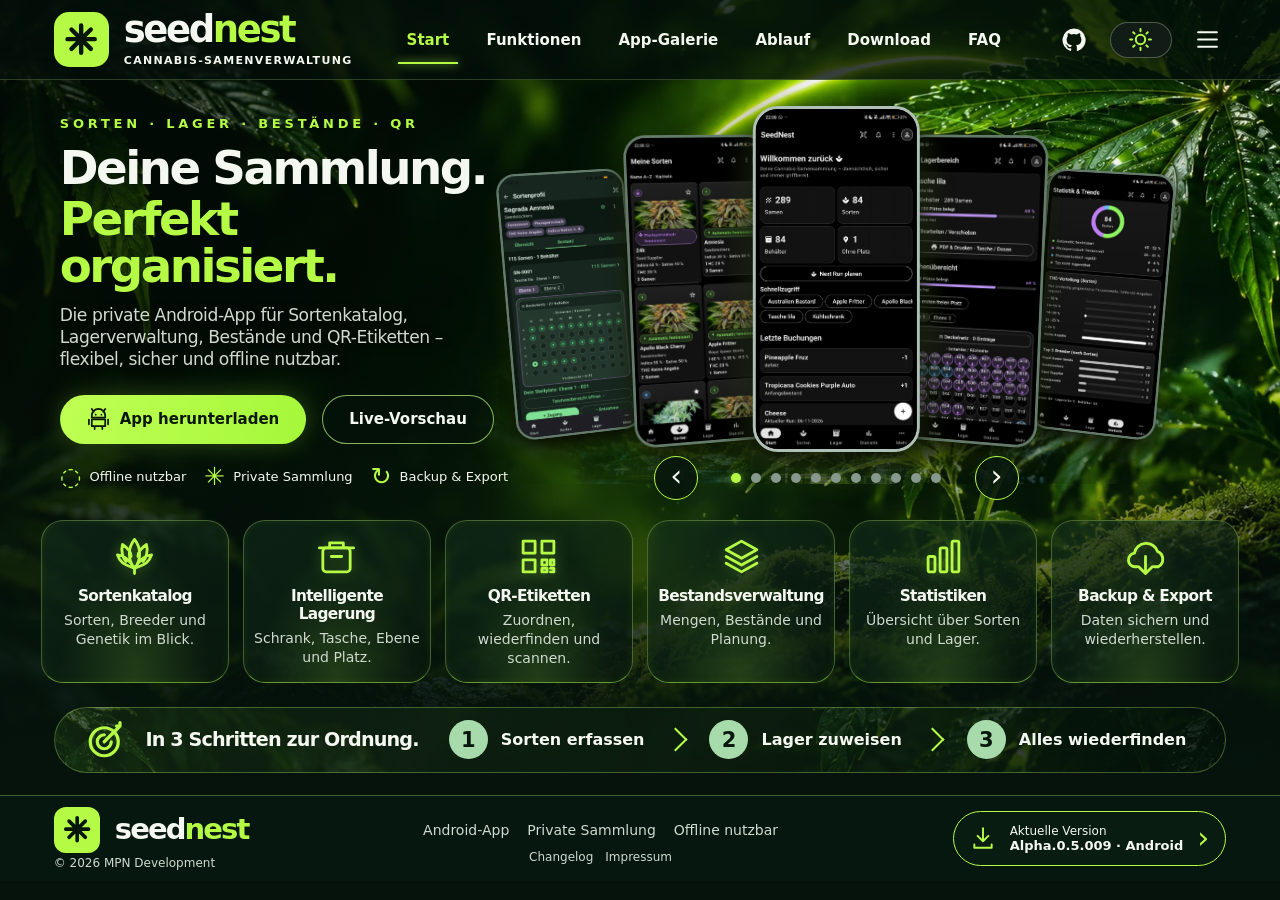
<file: docs/index.html>
<!doctype html>
<html lang="de" data-theme="dark"><head><meta charset="utf-8"><meta name="viewport" content="width=device-width,initial-scale=1"><meta name="robots" content="index,follow"><meta name="description" content="Verwalte deine private Cannabis-Samensammlung mit SeedNest für Android. Sortenkatalog, Bestände, Lagerplätze und QR-Etiketten, auch offline."><meta name="theme-color" content="#031009"><title>SeedNest – Cannabis-Samensammlung verwalten | Android-App</title><link rel="icon" href="assets/favicon.svg" type="image/svg+xml"><link rel="stylesheet" href="botanical-v4.css?v=7">
<link rel="canonical" href="https://astromanager-dev.github.io/SeedNest-Releases/">
<meta property="og:type" content="website">
<meta property="og:title" content="SeedNest – Cannabis-Samensammlung verwalten | Android-App">
<meta property="og:description" content="Sortenkatalog, Bestände, Lagerplätze und QR-Etiketten: SeedNest organisiert deine private Cannabis-Samensammlung auf Android.">
<meta property="og:url" content="https://astromanager-dev.github.io/SeedNest-Releases/">
<meta name="googlebot" content="index,follow,max-image-preview:large">
<meta property="og:locale" content="de_DE">
<meta property="og:site_name" content="SeedNest">
<meta property="og:image" content="https://astromanager-dev.github.io/SeedNest-Releases/assets/screenshots/1000139887.jpg">
<meta property="og:image:alt" content="Originalansicht der SeedNest Android-App">
<meta name="twitter:card" content="summary_large_image">
<meta name="twitter:title" content="SeedNest – Cannabis-Samensammlung verwalten">
<meta name="twitter:description" content="Android-App für Sortenkatalog, Lagerplätze, Bestände und QR-Etiketten.">
<meta name="twitter:image" content="https://astromanager-dev.github.io/SeedNest-Releases/assets/screenshots/1000139887.jpg">
<link rel="sitemap" type="application/xml" href="https://astromanager-dev.github.io/SeedNest-Releases/sitemap.xml">
<script type="application/ld+json">{"@context":"https://schema.org","@type":"SoftwareApplication","name":"SeedNest","applicationCategory":"UtilitiesApplication","operatingSystem":"Android","description":"Native Android-App zur privaten Verwaltung von Cannabis-Samensammlungen, Sorten, Beständen und Lagerplätzen mit QR-Etiketten.","url":"https://astromanager-dev.github.io/SeedNest-Releases/","downloadUrl":"https://astromanager-dev.github.io/SeedNest-Releases/download/","inLanguage":"de","softwareHelp":{"@type":"WebPage","url":"https://astromanager-dev.github.io/SeedNest-Releases/download/"}}</script>
</head>
<body id="home"><a class="skip" href="#main">Zum Inhalt springen</a>
<header class="site-header"><a class="brand" href="#home"><span class="brand-symbol" aria-hidden="true"><svg viewBox="0 0 24 24"><path d="M12 3v18M3 12h18M5.6 5.6l12.8 12.8m0-12.8L5.6 18.4"/></svg></span><span class="brand-copy"><strong>seed<span>nest</span></strong><small>CANNABIS-SAMENVERWALTUNG</small></span></a>
<nav class="nav" aria-label="Hauptnavigation"><a class="active" href="#home">Start</a><a href="#features">Funktionen</a><a href="#gallery">App-Galerie</a><a href="#workflow">Ablauf</a><a href="#download">Download</a><a href="#faq" data-dialog>FAQ</a></nav><div class="header-actions"><a class="icon-link" href="https://github.com/AstroManager-Dev/SeedNest-Releases" aria-label="GitHub"><svg aria-hidden="true" viewBox="0 0 24 24" width="24" height="24" fill="currentColor"><path d="M12 .5a11.5 11.5 0 0 0-3.64 22.41c.58.11.79-.25.79-.56v-2.1c-3.21.7-3.89-1.36-3.89-1.36-.53-1.34-1.29-1.7-1.29-1.7-1.05-.72.08-.7.08-.7 1.16.08 1.77 1.2 1.77 1.2 1.03 1.77 2.7 1.26 3.36.96.1-.75.4-1.26.73-1.55-2.56-.29-5.25-1.28-5.25-5.68 0-1.25.45-2.27 1.2-3.07-.12-.3-.52-1.46.11-3.03 0 0 .98-.31 3.16 1.17a11 11 0 0 1 5.75 0c2.18-1.48 3.15-1.17 3.15-1.17.64 1.57.24 2.73.12 3.03.75.8 1.2 1.82 1.2 3.07 0 4.41-2.7 5.38-5.27 5.67.42.36.79 1.06.79 2.14v3.16c0 .31.21.68.8.56A11.5 11.5 0 0 0 12 .5Z"/></svg></a><button class="theme-switch" id="theme" type="button" aria-label="Helle Darstellung" aria-pressed="false"><svg viewBox="0 0 24 24" aria-hidden="true"><circle cx="12" cy="12" r="4.5"/><path d="M12 2v2m0 16v2M2 12h2m16 0h2M5 5l1.4 1.4m11.2 11.2L19 19m0-14-1.4 1.4M6.4 17.6 5 19"/></svg></button><button class="menu-button" id="menu" type="button" aria-expanded="false" aria-controls="mobile-menu" aria-label="Menü öffnen"><svg viewBox="0 0 24 24" aria-hidden="true"><path d="M3 5h18M3 12h18M3 19h18"/></svg></button></div>
<nav class="mobile-menu" id="mobile-menu" aria-label="Mobiles Menü" hidden><a href="#features">Funktionen</a><a href="#gallery">App-Galerie</a><a href="#workflow">Ablauf</a><a href="#download">Download</a><a href="#faq" data-dialog>FAQ</a></nav></header>
<main id="main">
<section class="hero" aria-labelledby="intro-title"><div class="hero-grid"><div class="hero-copy"><p class="eyebrow">SORTEN · LAGER · BESTÄNDE · QR</p><h1 id="intro-title">Deine Sammlung.<br><em>Perfekt organisiert.</em></h1><p class="lead">Die private Android-App für Sortenkatalog, Lagerverwaltung, Bestände und QR-Etiketten – flexibel, sicher und offline nutzbar.</p><div class="actions"><a class="btn primary" href="https://github.com/AstroManager-Dev/SeedNest-Releases/releases/download/Alpha.0.5.009/SeedNest-Native-Alpha.0.5.009.apk"><svg aria-hidden="true" viewBox="0 0 24 24"><path d="m7 4-2-3m12 3 2-3M5 10V8a7 7 0 0 1 14 0v2ZM5 12h14v7H5zm-3 0v5m20-5v5M8 19v3m8-3v3"/><path d="M9 7h.1m5.9 0h.1"/></svg>App herunterladen</a><a class="btn outline" href="#gallery">Live-Vorschau</a></div><ul class="benefits"><li><span aria-hidden="true">◌</span> Offline nutzbar</li><li><span aria-hidden="true">✳</span> Private Sammlung</li><li><span aria-hidden="true">↻</span> Backup &amp; Export</li></ul></div>
<section class="phone-area" id="gallery" aria-label="App-Galerie" tabindex="0"><div class="glow" aria-hidden="true"></div><div class="phone-deck" id="deck">
<figure class="phone active" data-name="Dashboard"><img src="assets/screenshots/1000139887.jpg" width="691" height="1536" loading="eager" alt="SeedNest-App: Dashboard"></figure>
<figure class="phone" data-name="Sortenkatalog" hidden><img src="assets/screenshots/1000139888.jpg" width="691" height="1536" loading="eager" alt="SeedNest-App: Sortenkatalog"></figure>
<figure class="phone" data-name="Lagerorte" hidden><img src="assets/screenshots/1000139889.jpg" width="691" height="1536" loading="eager" alt="SeedNest-App: Lagerorte"></figure>
<figure class="phone" data-name="Lagerverwaltung" hidden><img src="assets/screenshots/1000139890.jpg" width="691" height="1536" loading="eager" alt="SeedNest-App: Lagerverwaltung"></figure>
<figure class="phone" data-name="Belegte Lagerplätze" hidden><img src="assets/screenshots/1000139891.jpg" width="691" height="1536" loading="eager" alt="SeedNest-App: Belegte Lagerplätze"></figure>
<figure class="phone" data-name="Lagerübersicht" hidden><img src="assets/screenshots/1000139892.jpg" width="691" height="1536" loading="lazy" alt="SeedNest-App: Lagerübersicht"></figure>
<figure class="phone" data-name="Bestand und Trends" hidden><img src="assets/screenshots/1000139893.jpg" width="691" height="1536" loading="lazy" alt="SeedNest-App: Bestand und Trends"></figure>
<figure class="phone" data-name="Statistiken" hidden><img src="assets/screenshots/1000139894.jpg" width="691" height="1536" loading="lazy" alt="SeedNest-App: Statistiken"></figure>
<figure class="phone" data-name="App-Einstellungen" hidden><img src="assets/screenshots/1000139895.jpg" width="691" height="1536" loading="lazy" alt="SeedNest-App: App-Einstellungen"></figure>
<figure class="phone" data-name="Weitere Einstellungen" hidden><img src="assets/screenshots/1000139896.jpg" width="691" height="1536" loading="lazy" alt="SeedNest-App: Weitere Einstellungen"></figure><figure class="phone" data-name="Sortenprofil und Bestand" hidden><img src="assets/dark-storage.webp" width="691" height="1536" alt="SeedNest-App: Sortenprofil und Bestand"></figure></div><div class="gallery-controls"><button id="prev" type="button" aria-label="Vorherige Ansicht">‹</button><div class="dots" id="dots" aria-label="Screenshot-Auswahl"></div><button id="next" type="button" aria-label="Nächste Ansicht">›</button></div><p class="gallery-caption" id="gallery-caption" aria-live="polite">Dashboard · Originalansicht</p>
</section></div>
</section>
<section class="features" id="features" aria-label="Funktionen">
<article class="feature"><div class="feature-icon" aria-hidden="true"><svg viewBox="0 0 24 24" fill="none" stroke="currentColor" stroke-width="1.65" stroke-linecap="round" stroke-linejoin="round"><path d="M12 22v-4m0 1C8 17 4 17 2 11c4 0 7 3 10 8Zm0 0c4-2 8-2 10-8-4 0-7 3-10 8Zm0 0C8 14 8 7 12 2c4 5 4 12 0 17ZM7 15C5 13 4 8 5 5c3 2 5 4 5 7m7 3c2-2 3-7 2-10-3 2-5 4-5 7"/></svg></div><h2>Sortenkatalog</h2><p>Sorten, Breeder und Genetik im Blick.</p></article>
<article class="feature"><div class="feature-icon" aria-hidden="true"><svg viewBox="0 0 24 24" fill="none" stroke="currentColor" stroke-width="1.65" stroke-linecap="round" stroke-linejoin="round"><rect x="4" y="7" width="16" height="14" rx="2"/><path d="M2 7h20M8 7V4h8v3M9 12h6"/></svg></div><h2>Intelligente Lagerung</h2><p>Schrank, Tasche, Ebene und Platz.</p></article>
<article class="feature"><div class="feature-icon" aria-hidden="true"><svg viewBox="0 0 24 24" fill="none" stroke="currentColor" stroke-width="1.65" stroke-linecap="round" stroke-linejoin="round"><rect x="3" y="3" width="7" height="7"/><rect x="14" y="3" width="7" height="7"/><rect x="3" y="14" width="7" height="7"/><path d="M14 14h3v3h-3zm5 0h2v3h-2zm-5 5h3v2h-3zm5 0h2v2h-2"/></svg></div><h2>QR-Etiketten</h2><p>Zuordnen, wiederfinden und scannen.</p></article>
<article class="feature"><div class="feature-icon" aria-hidden="true"><svg viewBox="0 0 24 24" fill="none" stroke="currentColor" stroke-width="1.65" stroke-linecap="round" stroke-linejoin="round"><path d="m12 3 9 5-9 5-9-5 9-5Zm-9 9 9 5 9-5M3 16l9 5 9-5"/></svg></div><h2>Bestandsverwaltung</h2><p>Mengen, Bestände und Planung.</p></article>
<article class="feature"><div class="feature-icon" aria-hidden="true"><svg viewBox="0 0 24 24" fill="none" stroke="currentColor" stroke-width="1.65" stroke-linecap="round" stroke-linejoin="round"><rect x="3" y="12" width="4" height="9" rx="1"/><rect x="10" y="7" width="4" height="14" rx="1"/><rect x="17" y="3" width="4" height="18" rx="1"/></svg></div><h2>Statistiken</h2><p>Übersicht über Sorten und Lager.</p></article>
<article class="feature"><div class="feature-icon" aria-hidden="true"><svg viewBox="0 0 24 24" fill="none" stroke="currentColor" stroke-width="1.65" stroke-linecap="round" stroke-linejoin="round"><path d="M7 18H6a4 4 0 0 1-.5-7.97A7 7 0 0 1 19 9a5 5 0 0 1 .5 9H17"/><path d="M12 12v10m-4-4 4 4 4-4"/></svg></div><h2>Backup & Export</h2><p>Daten sichern und wiederherstellen.</p></article>
</section>
<section class="workflow" id="workflow"><div class="workflow-label"><svg viewBox="0 0 24 24" aria-hidden="true"><circle cx="11" cy="13" r="8"/><path d="M15 13a4 4 0 1 1-4-4m0 4 9-9m-2 0h2V2"/></svg><strong>In 3 Schritten zur Ordnung.</strong></div><ol><li><b>1</b> Sorten erfassen</li><li><b>2</b> Lager zuweisen</li><li><b>3</b> Alles wiederfinden</li></ol>
</section>
</main>
<footer class="footer"><a class="footer-brand" href="#home"><span class="brand-symbol" aria-hidden="true"><svg viewBox="0 0 24 24"><path d="M12 3v18M3 12h18M5.6 5.6l12.8 12.8m0-12.8L5.6 18.4"/></svg></span><strong>seed<span>nest</span></strong></a><div class="footer-info"><span>Android-App</span><span>Private Sammlung</span><span>Offline nutzbar</span></div><div class="footer-links"><a href="./changelog/">Changelog</a><a href="./impressum/">Impressum</a></div><a class="footer-download" id="download" href="https://github.com/AstroManager-Dev/SeedNest-Releases/releases/download/Alpha.0.5.009/SeedNest-Native-Alpha.0.5.009.apk" aria-label="SeedNest Alpha.0.5.009 als APK herunterladen"><svg class="download-mark" viewBox="0 0 24 24" aria-hidden="true"><path d="M12 3v12m-5-5 5 5 5-5M4 18v3h16v-3"/></svg><span><small>Aktuelle Version</small><strong>Alpha.0.5.009 · Android</strong></span><span class="download-arrow" aria-hidden="true">›</span></a><small class="copyright">© 2026 MPN Development</small></footer>

<section class="faq" id="faq" aria-labelledby="faq-title">
  <div class="faq-head"><h2 id="faq-title">Häufige Fragen</h2><button id="faq-close" type="button">Schließen</button></div>
  <details open><summary>Wofür ist SeedNest gedacht?</summary><p>SeedNest ist eine Android-App für deine private Cannabis-Samensammlung. Sie verbindet Sortenprofile, Bestände und Lagerplätze.</p></details>
  <details><summary>Welche Funktionen sind offline nutzbar?</summary><p>Die Bestandsverwaltung, der schnelle OCR-Scan und die Rechnungsverarbeitung arbeiten lokal. Webrecherche, Updateprüfung und Downloads benötigen Internet.</p></details>
  <details><summary>Wo finde ich die APK und die Prüfsumme?</summary><p>Die <a href="./download/">offizielle Downloadseite</a> enthält die veröffentlichte Alpha-Version, Installationshinweise und die SHA-256-Prüfsumme. Sichere deine Sammlung vor einem Update.</p></details>
</section>
<script src="botanical-v4.js?v=7" defer></script>
</body></html>
</file>
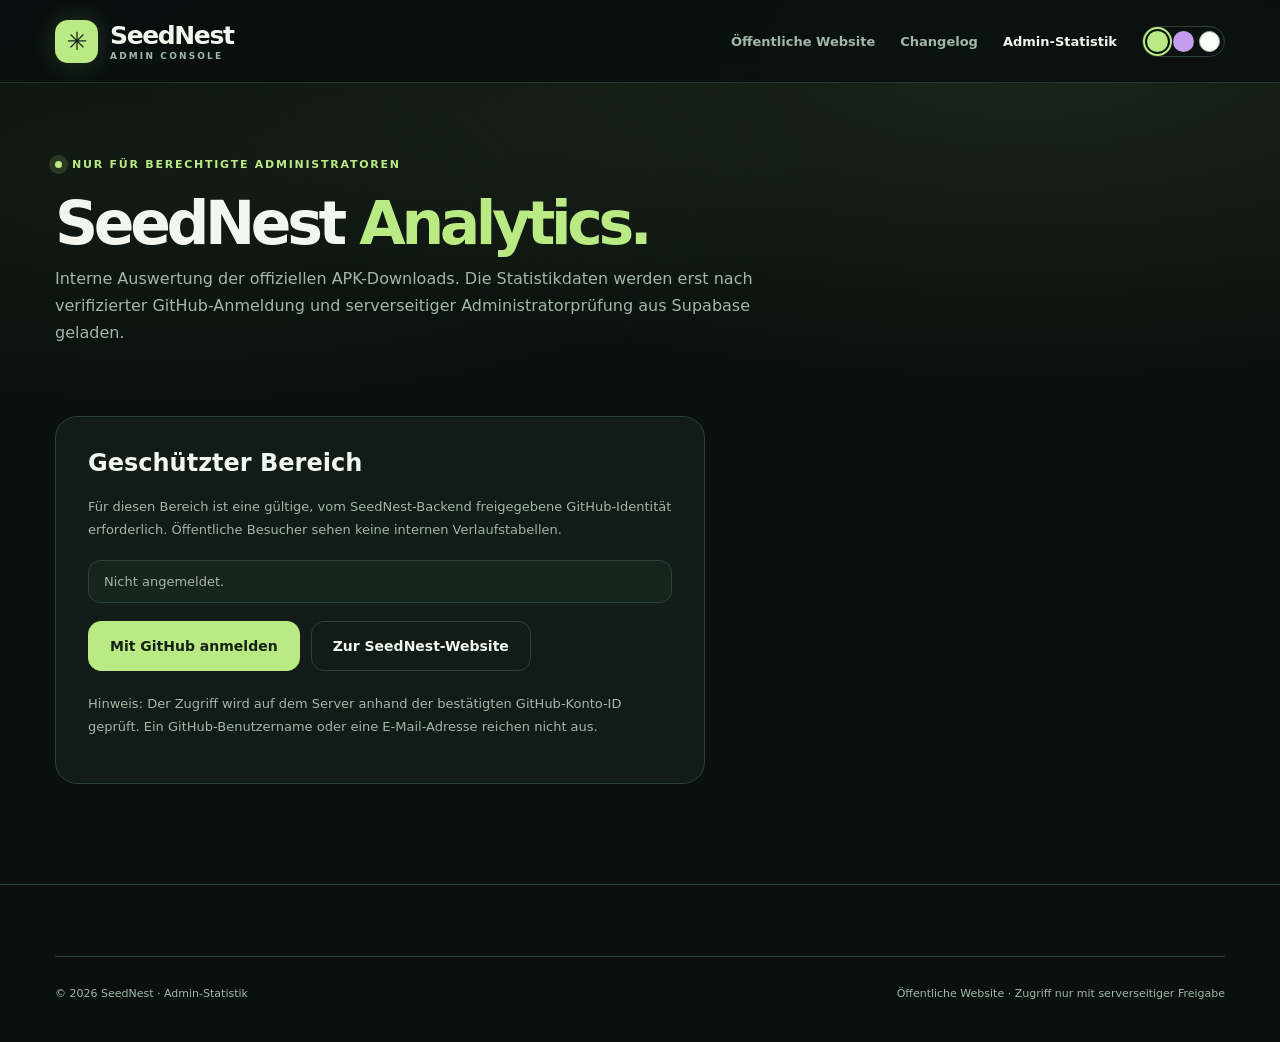
<file: docs/admin/index.html>
<!doctype html>
<html lang="de" data-theme="green">
<head>
<meta charset="utf-8"><meta name="viewport" content="width=device-width, initial-scale=1">
<meta name="robots" content="noindex,nofollow"><meta name="theme-color" content="#09100e">
<title>SeedNest Admin – Geschützte Downloadstatistik</title>
<link rel="stylesheet" href="../assets/site.css"><link rel="icon" type="image/svg+xml" href="../assets/favicon.svg">
<script defer src="../assets/site.js"></script><script defer src="./admin.js"></script>
<style>
.admin-hero{padding:70px 0 28px}.admin-hero h1{font-size:clamp(35px,5.1vw,60px);margin-bottom:10px}.admin-hero p{max-width:700px;color:var(--muted);line-height:1.7}.auth-panel{max-width:650px;border:1px solid var(--line);border-radius:22px;background:var(--surface);padding:32px;margin:25px 0 100px}.auth-panel p{color:var(--muted);font-size:13px;line-height:1.75}.auth-state{border:1px solid var(--line);background:var(--surface-2);padding:13px 15px;border-radius:12px;color:var(--muted);font-size:13px;margin:18px 0}.admin-metrics{display:grid;grid-template-columns:repeat(4,minmax(0,1fr));gap:13px;margin:32px 0}.admin-metric{border:1px solid var(--line);border-radius:17px;padding:21px;background:var(--surface)}.admin-metric small{display:block;color:var(--muted);font-weight:700;font-size:11px}.admin-metric strong{display:block;color:var(--accent);font-size:37px;letter-spacing:-.055em;margin:14px 0 5px;font-variant-numeric:tabular-nums}.admin-metric span{font-size:11px;color:var(--muted)}.panel{border:1px solid var(--line);background:var(--surface);border-radius:20px;padding:27px;margin:18px 0}.panel h2{margin-bottom:6px;font-size:21px}.panel p{font-size:12px;color:var(--muted)}.bars{display:grid;gap:15px;margin-top:30px}.bar-row{display:grid;grid-template-columns:130px 1fr 60px;align-items:center;gap:15px;font-size:12px}.bar-track{height:13px;border-radius:99px;background:var(--surface-3);overflow:hidden}.bar-fill{height:100%;background:linear-gradient(90deg,#689b65,var(--accent));border-radius:99px}.bar-label{overflow:hidden;text-overflow:ellipsis;white-space:nowrap}.bar-value{text-align:right;font-weight:780}.history-chart{min-height:210px;display:flex;align-items:center;justify-content:center}.history-chart svg{width:100%;max-height:280px}.history-chart text{font-size:11px;fill:var(--muted)}.controls{display:flex;gap:11px;align-items:center;flex-wrap:wrap}.small-button{border:1px solid var(--line);border-radius:10px;background:var(--surface-2);color:var(--text);padding:11px 15px;font-size:12px;font-weight:730}.small-button:hover{border-color:var(--accent)}.hidden{display:none!important}.admin-notice{color:var(--muted);font-size:12px;line-height:1.7;margin:26px 0 70px}#protected{padding-bottom:40px}@media(max-width:820px){.admin-metrics{grid-template-columns:repeat(2,1fr)}}@media(max-width:520px){.auth-panel{padding:22px}.admin-hero{padding:46px 0 24px}.admin-metrics{gap:9px}.admin-metric{padding:16px}.admin-metric strong{font-size:32px}.bar-row{grid-template-columns:108px 1fr 39px;gap:8px}}
</style>
</head>
<body>
<a class="skip" href="#inhalt">Zum Inhalt springen</a>
<header class="header"><div class="wrap header-inner">
<a class="brand" href="../"><span class="mark" aria-hidden="true">✳</span><span>SeedNest<small>Admin Console</small></span></a>
<button class="menu-button" id="menu-toggle" aria-label="Menü öffnen" aria-expanded="false" aria-controls="primary-nav">☰</button>
<nav id="primary-nav" class="nav" aria-label="Hauptnavigation"><a href="../">Öffentliche Website</a><a href="../changelog/">Changelog</a><a href="./" aria-current="page">Admin-Statistik</a></nav>
<div class="theme-switch" role="group" aria-label="Seitendesign"><button class="swatch" data-set-theme="green" aria-pressed="true" aria-label="Dark Green"></button><button class="swatch" data-set-theme="purple" aria-pressed="false" aria-label="Purple Haze"></button><button class="swatch" data-set-theme="light" aria-pressed="false" aria-label="Clean Light"></button></div>
</div></header>
<main class="wrap" id="inhalt">
<section class="admin-hero"><span class="eyebrow">Nur für berechtigte Administratoren</span><h1>SeedNest <span>Analytics.</span></h1><p>Interne Auswertung der offiziellen APK-Downloads. Die Statistikdaten werden erst nach verifizierter GitHub-Anmeldung und serverseitiger Administratorprüfung aus Supabase geladen.</p></section>
<section class="auth-panel" id="gate" aria-labelledby="gate-title">
<h2 id="gate-title">Geschützter Bereich</h2>
<p>Für diesen Bereich ist eine gültige, vom SeedNest-Backend freigegebene GitHub-Identität erforderlich. Öffentliche Besucher sehen keine internen Verlaufstabellen.</p>
<div class="auth-state" id="auth-status" role="status" aria-live="polite">Nicht angemeldet.</div>
<div class="controls"><button type="button" class="button" id="login">Mit GitHub anmelden</button><a class="button secondary" href="../">Zur SeedNest-Website</a></div>
<p style="margin-top:22px">Hinweis: Der Zugriff wird auf dem Server anhand der bestätigten GitHub-Konto-ID geprüft. Ein GitHub-Benutzername oder eine E-Mail-Adresse reichen nicht aus.</p>
</section>
<section id="protected" class="hidden" aria-label="Private Statistiken">
<div class="controls" style="justify-content:space-between;margin-bottom:18px"><div id="admin-welcome" style="font-weight:820">Admin</div><div class="controls"><button type="button" id="refresh" class="small-button">Aktualisieren</button><button type="button" id="snapshot" class="small-button">Tagesstand sichern</button><button type="button" id="logout" class="small-button">Abmelden</button></div></div>
<div class="auth-state" id="data-status" role="status" aria-live="polite">Geschützte Statistik wird geladen …</div>
<div class="admin-metrics">
<div class="admin-metric"><small>Gesamte APK-Downloads</small><strong id="total">–</strong><span>Alle öffentlichen Releases</span></div>
<div class="admin-metric"><small>Aktuelle Version</small><strong id="current">–</strong><span id="current-tag">Noch keine Daten</span></div>
<div class="admin-metric"><small>Veröffentlichte Versionen</small><strong id="releases">–</strong><span>Mit APK-Dateien</span></div>
<div class="admin-metric"><small>Gesicherte Tage</small><strong id="days">–</strong><span>Private Historie in Supabase</span></div>
</div>
<div class="panel"><h2>Downloadverlauf</h2><p>Tagesstände werden in einer privaten Datenbank gespeichert. Derzeit erfolgt die Aktualisierung bei manueller Sicherung durch einen berechtigten Admin.</p><div class="history-chart" id="history-chart"><p>Historie wird geladen …</p></div></div>
<div class="panel"><h2>Downloads je Version</h2><p>Aktuelle GitHub-Asset-Zähler; keine eindeutigen Geräte oder Benutzer.</p><div class="bars" id="release-bars"></div></div>
<p class="admin-notice">Die Kennzahlen stammen aus GitHubs öffentlich zugänglichen Release-Asset-Zählern. Die Admin-Oberfläche und künftig erhobenen Verlaufseinträge sind geschützt; öffentlich erfasste historische Kennzahlen lassen sich nicht nachträglich geheim machen. Für eine tägliche Hintergrund-Sicherung wird später eine separate, abgesicherte Automatisierung benötigt.</p>
</section>
</main>
<footer class="footer"><div class="wrap footline"><span>© 2026 SeedNest · Admin-Statistik</span><span><a href="../">Öffentliche Website</a> · Zugriff nur mit serverseitiger Freigabe</span></div></footer>
</body></html>
</file>
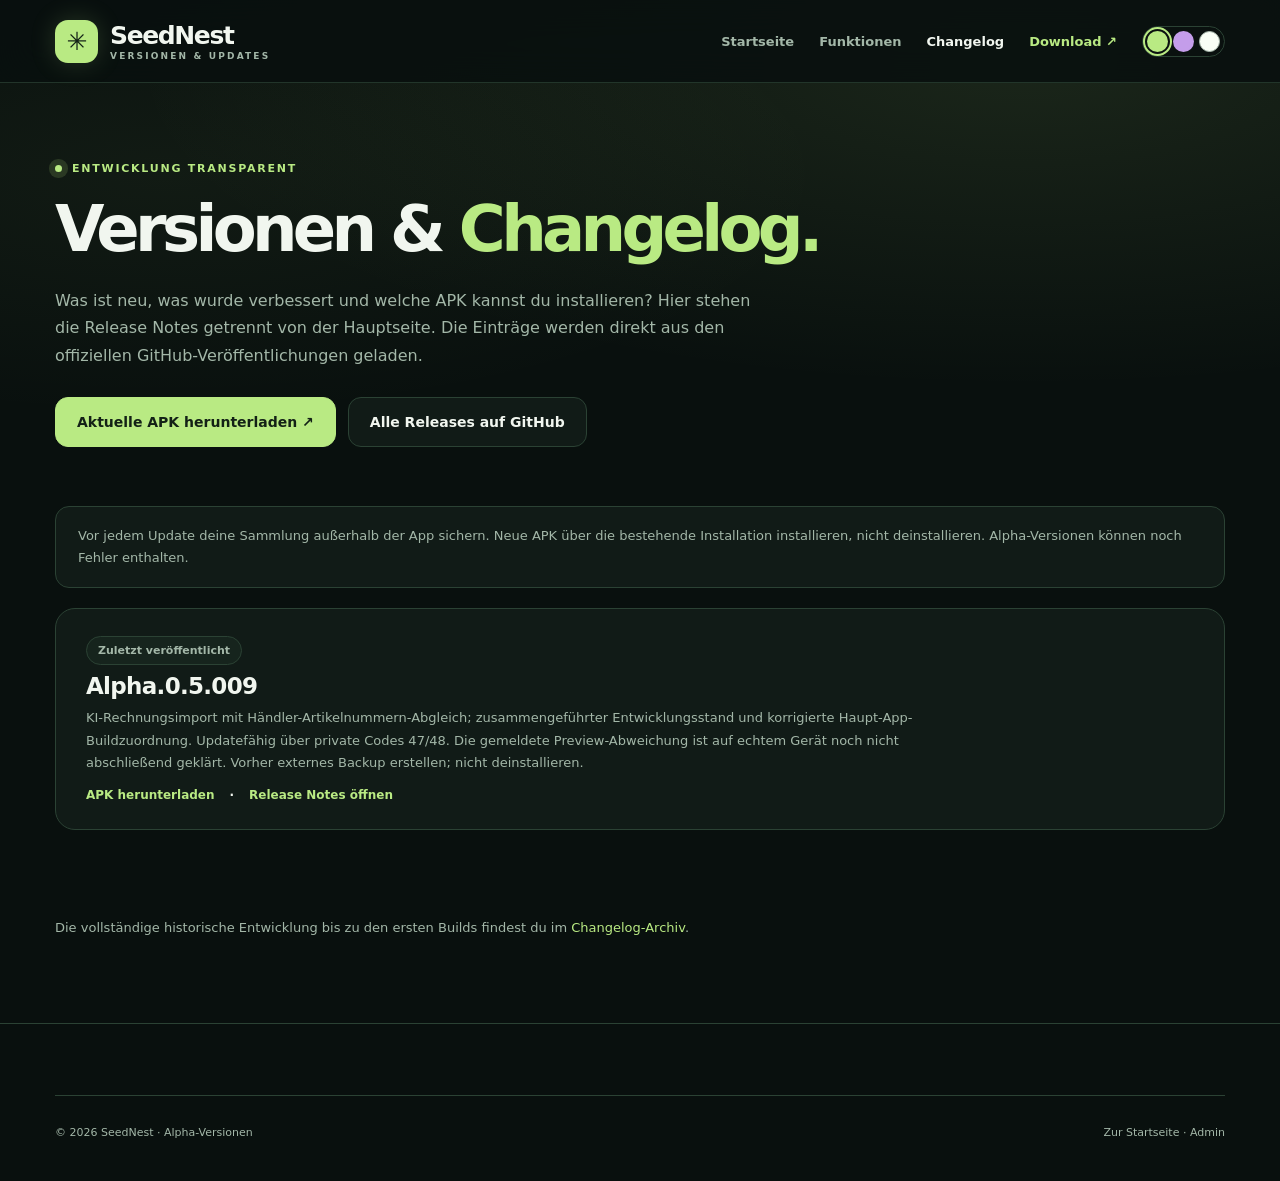
<file: docs/changelog/index.html>
<!doctype html>
<html lang="de" data-theme="green">
<head>
<meta charset="utf-8"><meta name="viewport" content="width=device-width, initial-scale=1">
<meta name="theme-color" content="#09100e"><meta name="robots" content="index,follow"><link rel="canonical" href="https://astromanager-dev.github.io/SeedNest-Releases/changelog/"><meta property="og:type" content="website"><meta property="og:title" content="SeedNest – Android-Versionen und Changelog"><meta property="og:description" content="Offizielle Versionshistorie, Änderungen und Informationen zu SeedNest für Android."><meta property="og:url" content="https://astromanager-dev.github.io/SeedNest-Releases/changelog/"><meta name="description" content="Alle SeedNest Android-Versionen, Changelogs und offiziellen APK-Downloads.">
<title>SeedNest – Versionen & Changelog</title>
<link rel="stylesheet" href="../assets/site.css"><link rel="icon" href="../assets/favicon.svg" type="image/svg+xml"><script src="../assets/site.js?v=49" defer></script>
<style>
.version-hero{padding:74px 0 42px}.version-hero h1{font-size:clamp(38px,6vw,64px)}.version-hero p{color:var(--muted);line-height:1.7;max-width:710px}.version-list{display:grid;gap:16px;padding:20px 0 90px}.version{padding:27px 30px;border:1px solid var(--line);border-radius:20px;background:var(--surface)}.version-head{display:flex;align-items:center;justify-content:space-between;gap:25px;flex-wrap:wrap}.version h2{font-size:23px;letter-spacing:-.03em;margin:8px 0}.version-date{font-size:12px;color:var(--muted)}.version-preview{color:var(--muted);line-height:1.75;font-size:13px;max-width:850px}.version-actions{display:flex;gap:15px;flex-wrap:wrap;font-size:12px;font-weight:750}.version-actions a{color:var(--accent)}.version details{margin-top:18px;border-top:1px solid var(--line);padding-top:13px}.version summary{font-size:12px;font-weight:750;color:var(--accent);cursor:pointer}.version pre{white-space:pre-wrap;word-break:break-word;font:inherit;font-size:12px;line-height:1.8;color:var(--muted)}.notice{padding:18px 22px;border:1px solid var(--line);border-radius:14px;color:var(--muted);background:var(--surface);font-size:13px;line-height:1.7}@media(max-width:520px){.version{padding:22px}.version-hero{padding:50px 0 30px}}
</style>
<script defer src="./versions.js"></script>
</head>
<body>
<a class="skip" href="#inhalt">Zum Inhalt springen</a>
<header class="header"><div class="wrap header-inner">
<a class="brand" href="../"><span class="mark" aria-hidden="true">✳</span><span>SeedNest<small>Versionen & Updates</small></span></a>
<button class="menu-button" id="menu-toggle" aria-label="Menü öffnen" aria-expanded="false" aria-controls="primary-nav">☰</button>
<nav class="nav" id="primary-nav" aria-label="Hauptnavigation"><a href="../">Startseite</a><a href="../#funktionen">Funktionen</a><a href="./" aria-current="page">Changelog</a><a class="mini-download" href="../download/?manual=1">Download ↗</a></nav>
<div class="theme-switch" role="group" aria-label="Seitendesign"><button class="swatch" data-set-theme="green" aria-label="Dark Green" aria-pressed="true"></button><button class="swatch" data-set-theme="purple" aria-label="Purple Haze" aria-pressed="false"></button><button class="swatch" data-set-theme="light" aria-label="Clean Light" aria-pressed="false"></button></div>
</div></header>
<main class="wrap" id="inhalt">
<section class="version-hero"><span class="eyebrow">Entwicklung transparent</span><h1>Versionen & <span>Changelog.</span></h1><p>Was ist neu, was wurde verbessert und welche APK kannst du installieren? Hier stehen die Release Notes getrennt von der Hauptseite. Die Einträge werden direkt aus den offiziellen GitHub-Veröffentlichungen geladen.</p>
<div class="actions"><a class="button" href="../download/?manual=1">Aktuelle APK herunterladen ↗</a><a class="button secondary" href="https://github.com/AstroManager-Dev/SeedNest-Releases/releases">Alle Releases auf GitHub</a></div></section>
<div class="notice">Vor jedem Update deine Sammlung außerhalb der App sichern. Neue APK über die bestehende Installation installieren, nicht deinstallieren. Alpha-Versionen können noch Fehler enthalten.</div>
<section class="version-list" id="version-list" aria-label="Veröffentlichte Versionen" aria-live="polite">
<article class="version"><span class="release-chip">Zuletzt veröffentlicht</span><h2>Alpha.0.5.009</h2><p class="version-preview">KI-Rechnungsimport mit Händler-Artikelnummern-Abgleich; zusammengeführter Entwicklungsstand und korrigierte Haupt-App-Buildzuordnung. Updatefähig über private Codes 47/48. Die gemeldete Preview-Abweichung ist auf echtem Gerät noch nicht abschließend geklärt. Vorher externes Backup erstellen; nicht deinstallieren.</p><div class="version-actions"><a href="https://github.com/AstroManager-Dev/SeedNest-Releases/releases/download/Alpha.0.5.009/SeedNest-Native-Alpha.0.5.009.apk">APK herunterladen</a> · <a href="https://github.com/AstroManager-Dev/SeedNest-Releases/releases/tag/Alpha.0.5.009">Release Notes öffnen</a></div></article>
</section>
<p style="padding-bottom:75px;color:var(--muted);font-size:13px">Die vollständige historische Entwicklung bis zu den ersten Builds findest du im <a style="color:var(--accent)" href="https://github.com/AstroManager-Dev/SeedNest-Releases/blob/main/CHANGELOG.md">Changelog-Archiv</a>.</p>
</main>
<footer class="footer"><div class="wrap footline"><span>© 2026 SeedNest · Alpha-Versionen</span><span><a href="../">Zur Startseite</a> · <a href="../admin/">Admin</a></span></div></footer>
</body></html>
</file>
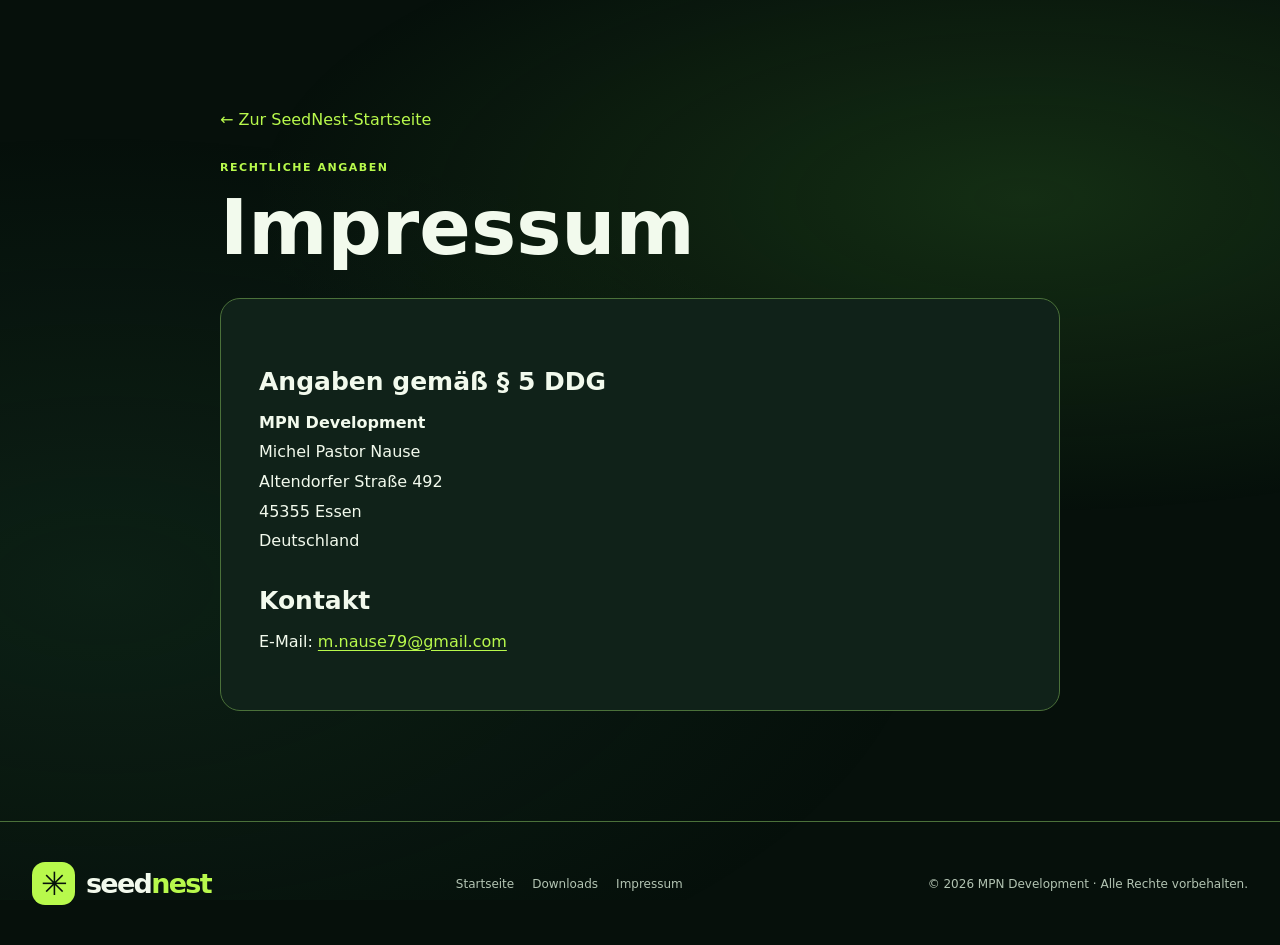
<file: docs/impressum/index.html>
<!doctype html>
<html lang="de" data-mode="dark">
<head>
<meta charset="utf-8">
<meta name="viewport" content="width=device-width,initial-scale=1">
<meta name="theme-color" content="#06100b">
<meta name="robots" content="index,follow">
<link rel="canonical" href="https://astromanager-dev.github.io/SeedNest-Releases/impressum/">
<meta name="description" content="Impressum und Kontaktangaben des Anbieters der SeedNest-Website und Android-App.">
<title>Impressum | SeedNest</title>
<link rel="stylesheet" href="../assets/botanical/botanical.css?v=5">
<style>
.legal-wrap{width:min(100% - 40px,840px);margin:0 auto;padding:110px 0 110px;min-height:70vh}
.legal-wrap h1{font-size:clamp(42px,7vw,76px);line-height:1.05;margin:14px 0 30px}
.legal-wrap h2{font-size:clamp(19px,3vw,25px);margin:30px 0 12px}
.legal-wrap p,.legal-wrap address{font-size:16px;line-height:1.85;font-style:normal;color:var(--fg)}
.legal-wrap a{color:var(--lime);text-decoration:underline;text-underline-offset:3px}
.legal-wrap .kicker{letter-spacing:.14em}
.legal-wrap .legal-panel{border:1px solid var(--border);border-radius:20px;padding:clamp(22px,4vw,38px);background:var(--surface)}
.legal-wrap .back{display:inline-flex;margin-bottom:32px;color:var(--lime);text-decoration:none}
</style>
</head>
<body>
<main class="legal-wrap">
<a class="back" href="../">← Zur SeedNest-Startseite</a>
<div class="kicker">RECHTLICHE ANGABEN</div>
<h1>Impressum</h1>
<section class="legal-panel" aria-label="Anbieterkennzeichnung">
<h2>Angaben gemäß § 5 DDG</h2>
<address>
<strong>MPN Development</strong><br>
Michel Pastor Nause<br>
Altendorfer Straße 492<br>
45355 Essen<br>
Deutschland
</address>
<h2>Kontakt</h2>
<p>E-Mail: <a href="mailto:m.nause79@gmail.com">m.nause79@gmail.com</a></p>
</section>
</main>
<footer><div class="shell footer"><a class="brand" href="../"><span class="brand-mark">✳</span><span>seed<b>nest</b></span></a><div><a href="../">Startseite</a><a href="../download/">Downloads</a><a href="../impressum/" aria-current="page">Impressum</a></div><small>© 2026 MPN Development · Alle Rechte vorbehalten.</small></div></footer>
</body>
</html>
</file>
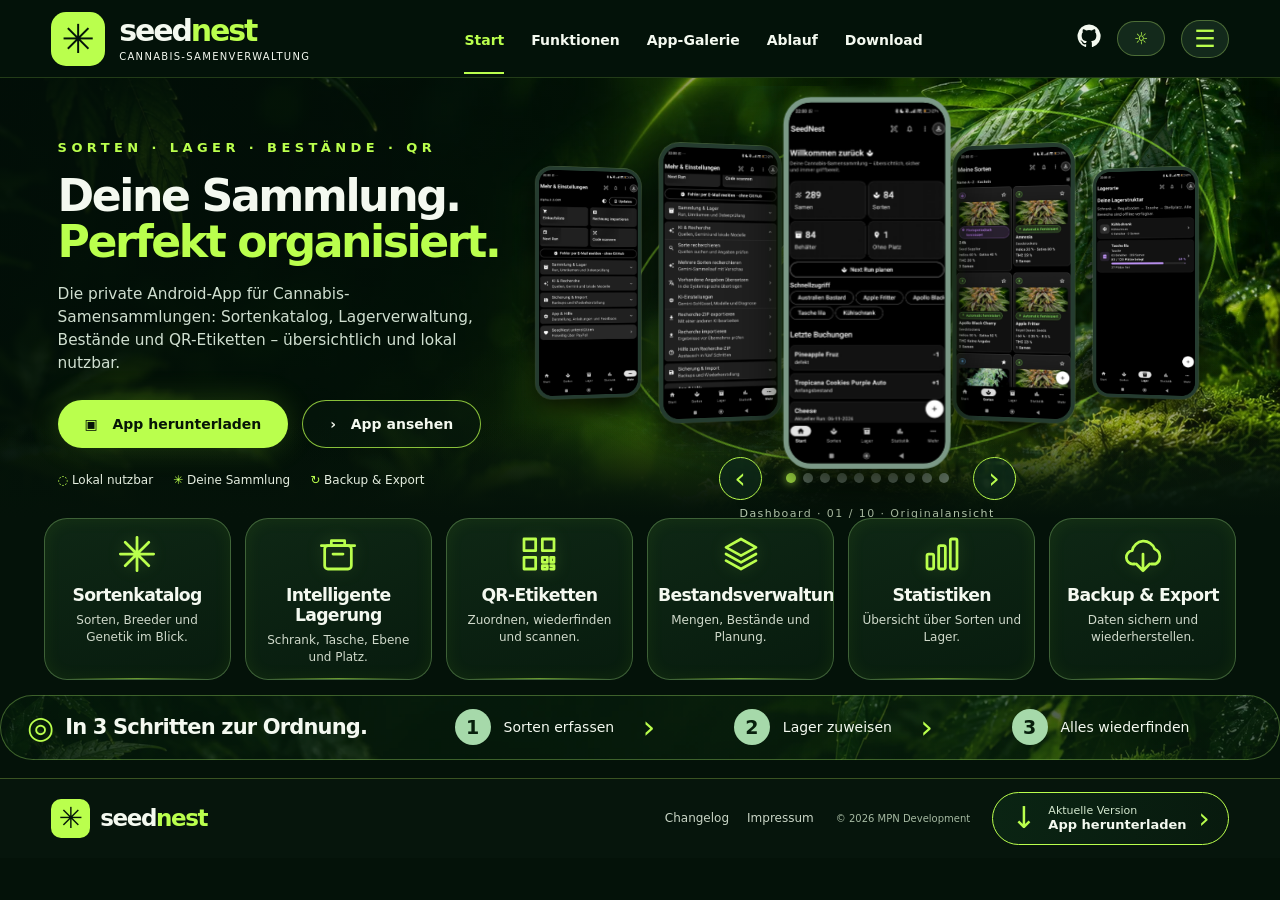
<file: docs/review-v4/index.html>
<!doctype html>
<html lang="de" data-theme="dark"><head><meta charset="utf-8"><meta name="viewport" content="width=device-width,initial-scale=1"><meta name="robots" content="noindex,nofollow"><meta name="theme-color" content="#031009"><title>SeedNest – Design Review Botanical Cinema V4</title><link rel="icon" href="../assets/favicon.svg" type="image/svg+xml"><link rel="stylesheet" href="./review.css?v=7"></head>
<body><a class="skip" href="#main">Zum Inhalt springen</a>
<header class="site-header"><a class="brand" href="#home"><span class="brand-symbol">✳</span><span class="brand-copy"><strong>seed<span>nest</span></strong><small>CANNABIS-SAMENVERWALTUNG</small></span></a><nav class="nav" aria-label="Hauptnavigation"><a class="active" href="#home">Start</a><a href="#features">Funktionen</a><a href="#gallery">App-Galerie</a><a href="#workflow">Ablauf</a><a href="../download/">Download</a></nav><div class="header-actions"><a class="icon-link" href="https://github.com/AstroManager-Dev/SeedNest-Releases" aria-label="GitHub"><svg aria-hidden="true" viewBox="0 0 24 24" width="24" height="24" fill="currentColor"><path d="M12 .5a11.5 11.5 0 0 0-3.64 22.41c.58.11.79-.25.79-.56v-2.1c-3.21.7-3.89-1.36-3.89-1.36-.53-1.34-1.29-1.7-1.29-1.7-1.05-.72.08-.7.08-.7 1.16.08 1.77 1.2 1.77 1.2 1.03 1.77 2.7 1.26 3.36.96.1-.75.4-1.26.73-1.55-2.56-.29-5.25-1.28-5.25-5.68 0-1.25.45-2.27 1.2-3.07-.12-.3-.52-1.46.11-3.03 0 0 .98-.31 3.16 1.17a11 11 0 0 1 5.75 0c2.18-1.48 3.15-1.17 3.15-1.17.64 1.57.24 2.73.12 3.03.75.8 1.2 1.82 1.2 3.07 0 4.41-2.7 5.38-5.27 5.67.42.36.79 1.06.79 2.14v3.16c0 .31.21.68.8.56A11.5 11.5 0 0 0 12 .5Z"/></svg></a><button class="theme-switch" id="theme" type="button" aria-label="Darstellung wechseln">☼</button><button class="menu-button" id="menu" type="button" aria-expanded="false" aria-controls="mobile-menu" aria-label="Menü öffnen">☰</button></div><nav class="mobile-menu" id="mobile-menu" aria-label="Mobiles Menü" hidden><a href="#features">Funktionen</a><a href="#gallery">App-Galerie</a><a href="#workflow">Ablauf</a><a href="../download/">Download</a></nav></header>
<main id="main"><section class="hero" id="home"><div class="orb" aria-hidden="true"></div><div class="hero-grid"><div class="hero-copy"><p class="eyebrow">SORTEN · LAGER · BESTÄNDE · QR</p><h1>Deine Sammlung.<br><em>Perfekt organisiert.</em></h1><p class="lead">Die private Android-App für Cannabis-Samensammlungen: Sortenkatalog, Lagerverwaltung, Bestände und QR-Etiketten – übersichtlich und lokal nutzbar.</p><div class="actions"><a class="btn primary" href="../download/">▣ &nbsp; App herunterladen</a><a class="btn outline" href="#gallery">› &nbsp; App ansehen</a></div><div class="benefits"><span>◌ Lokal nutzbar</span><span>✳ Deine Sammlung</span><span>↻ Backup & Export</span></div></div><div class="phone-area" id="gallery"><div class="glow" aria-hidden="true"></div><div class="phone-deck" id="deck"><figure class="phone" data-index="0"><img src="../assets/screenshots/1000139887.jpg" width="691" height="1536" loading="eager" alt="Original-Screenshot 1 der SeedNest-Android-App"></figure><figure class="phone" data-index="1"><img src="../assets/screenshots/1000139888.jpg" width="691" height="1536" loading="eager" alt="Original-Screenshot 2 der SeedNest-Android-App"></figure><figure class="phone" data-index="2"><img src="../assets/screenshots/1000139889.jpg" width="691" height="1536" loading="eager" alt="Original-Screenshot 3 der SeedNest-Android-App"></figure><figure class="phone" data-index="3"><img src="../assets/screenshots/1000139890.jpg" width="691" height="1536" loading="eager" alt="Original-Screenshot 4 der SeedNest-Android-App"></figure><figure class="phone" data-index="4"><img src="../assets/screenshots/1000139891.jpg" width="691" height="1536" loading="eager" alt="Original-Screenshot 5 der SeedNest-Android-App"></figure><figure class="phone" data-index="5"><img src="../assets/screenshots/1000139892.jpg" width="691" height="1536" loading="lazy" alt="Original-Screenshot 6 der SeedNest-Android-App"></figure><figure class="phone" data-index="6"><img src="../assets/screenshots/1000139893.jpg" width="691" height="1536" loading="lazy" alt="Original-Screenshot 7 der SeedNest-Android-App"></figure><figure class="phone" data-index="7"><img src="../assets/screenshots/1000139894.jpg" width="691" height="1536" loading="lazy" alt="Original-Screenshot 8 der SeedNest-Android-App"></figure><figure class="phone" data-index="8"><img src="../assets/screenshots/1000139895.jpg" width="691" height="1536" loading="lazy" alt="Original-Screenshot 9 der SeedNest-Android-App"></figure><figure class="phone" data-index="9"><img src="../assets/screenshots/1000139896.jpg" width="691" height="1536" loading="lazy" alt="Original-Screenshot 10 der SeedNest-Android-App"></figure></div><div class="gallery-controls"><button id="prev" type="button" aria-label="Vorherige Ansicht">‹</button><div class="dots" id="dots" aria-label="Screenshot-Auswahl"></div><button id="next" type="button" aria-label="Nächste Ansicht">›</button></div><p class="gallery-caption" id="gallery-caption" aria-live="polite">Originalansichten aus SeedNest · 01 / 10</p></div></div></section>
<section class="features" id="features" aria-label="Funktionen"><article class="feature"><div class="feature-icon" aria-hidden="true"><svg viewBox="0 0 24 24" fill="none" stroke="currentColor" stroke-width="1.65" stroke-linecap="round" stroke-linejoin="round"><path d="M12 2v20M2 12h20M4.9 4.9l14.2 14.2M19.1 4.9 4.9 19.1"/></svg></div><h2>Sortenkatalog</h2><p>Sorten, Breeder und Genetik im Blick.</p></article><article class="feature"><div class="feature-icon" aria-hidden="true"><svg viewBox="0 0 24 24" fill="none" stroke="currentColor" stroke-width="1.65" stroke-linecap="round" stroke-linejoin="round"><rect x="4" y="7" width="16" height="14" rx="2"/><path d="M2 7h20M8 7V4h8v3M9 12h6"/></svg></div><h2>Intelligente Lagerung</h2><p>Schrank, Tasche, Ebene und Platz.</p></article><article class="feature"><div class="feature-icon" aria-hidden="true"><svg viewBox="0 0 24 24" fill="none" stroke="currentColor" stroke-width="1.65" stroke-linecap="round" stroke-linejoin="round"><rect x="3" y="3" width="7" height="7"/><rect x="14" y="3" width="7" height="7"/><rect x="3" y="14" width="7" height="7"/><path d="M14 14h3v3h-3zm5 0h2v3h-2zm-5 5h3v2h-3zm5 0h2v2h-2"/></svg></div><h2>QR-Etiketten</h2><p>Zuordnen, wiederfinden und scannen.</p></article><article class="feature"><div class="feature-icon" aria-hidden="true"><svg viewBox="0 0 24 24" fill="none" stroke="currentColor" stroke-width="1.65" stroke-linecap="round" stroke-linejoin="round"><path d="m12 3 9 5-9 5-9-5 9-5Zm-9 9 9 5 9-5M3 16l9 5 9-5"/></svg></div><h2>Bestandsverwaltung</h2><p>Mengen, Bestände und Planung.</p></article><article class="feature"><div class="feature-icon" aria-hidden="true"><svg viewBox="0 0 24 24" fill="none" stroke="currentColor" stroke-width="1.65" stroke-linecap="round" stroke-linejoin="round"><rect x="3" y="12" width="4" height="9" rx="1"/><rect x="10" y="7" width="4" height="14" rx="1"/><rect x="17" y="3" width="4" height="18" rx="1"/></svg></div><h2>Statistiken</h2><p>Übersicht über Sorten und Lager.</p></article><article class="feature"><div class="feature-icon" aria-hidden="true"><svg viewBox="0 0 24 24" fill="none" stroke="currentColor" stroke-width="1.65" stroke-linecap="round" stroke-linejoin="round"><path d="M7 18H6a4 4 0 0 1-.5-7.97A7 7 0 0 1 19 9a5 5 0 0 1 .5 9H17"/><path d="M12 12v10m-4-4 4 4 4-4"/></svg></div><h2>Backup & Export</h2><p>Daten sichern und wiederherstellen.</p></article></section>
<section class="workflow" id="workflow"><div class="workflow-label"><span>◎</span><strong>In 3 Schritten zur Ordnung.</strong></div><ol><li><b>1</b> Sorten erfassen</li><li><b>2</b> Lager zuweisen</li><li><b>3</b> Alles wiederfinden</li></ol></section>
<section class="faq" id="faq" hidden><h2>Häufige Fragen</h2><details><summary>Wofür ist SeedNest gedacht?</summary><p>Für die strukturierte Verwaltung privater Cannabis-Samensammlungen, Sorten, Bestände und Lagerplätze.</p></details><details><summary>Kann ich meine Sammlung sichern?</summary><p>Die App unterstützt Backup- und Exportfunktionen. Vor Updates empfehlen wir eine externe Datensicherung.</p></details><details><summary>Wo bekomme ich die aktuelle Android-Version?</summary><p>Auf der <a href="../download/">offiziellen Downloadseite</a> mit Informationen zur veröffentlichten Version.</p></details></section>
</main><footer class="footer"><a class="footer-brand" href="#home"><span class="brand-symbol">✳</span><strong>seed<span>nest</span></strong></a><div class="footer-info"><span>◈ Android-App</span><span>◇ Private Sammlung</span><span>⌁ Lokal nutzbar</span></div><div class="footer-links"><a href="../changelog/">Changelog</a><a href="../impressum/">Impressum</a></div><a class="footer-download" href="../download/" aria-label="Aktuelle SeedNest-Version herunterladen"><span class="download-mark" aria-hidden="true">↓</span><span><small>Aktuelle Version</small><strong>App herunterladen</strong></span><span class="download-arrow" aria-hidden="true">›</span></a><small class="copyright">© 2026 MPN Development</small></footer>
<script src="./review.js?v=2" defer></script></body></html>
</file>
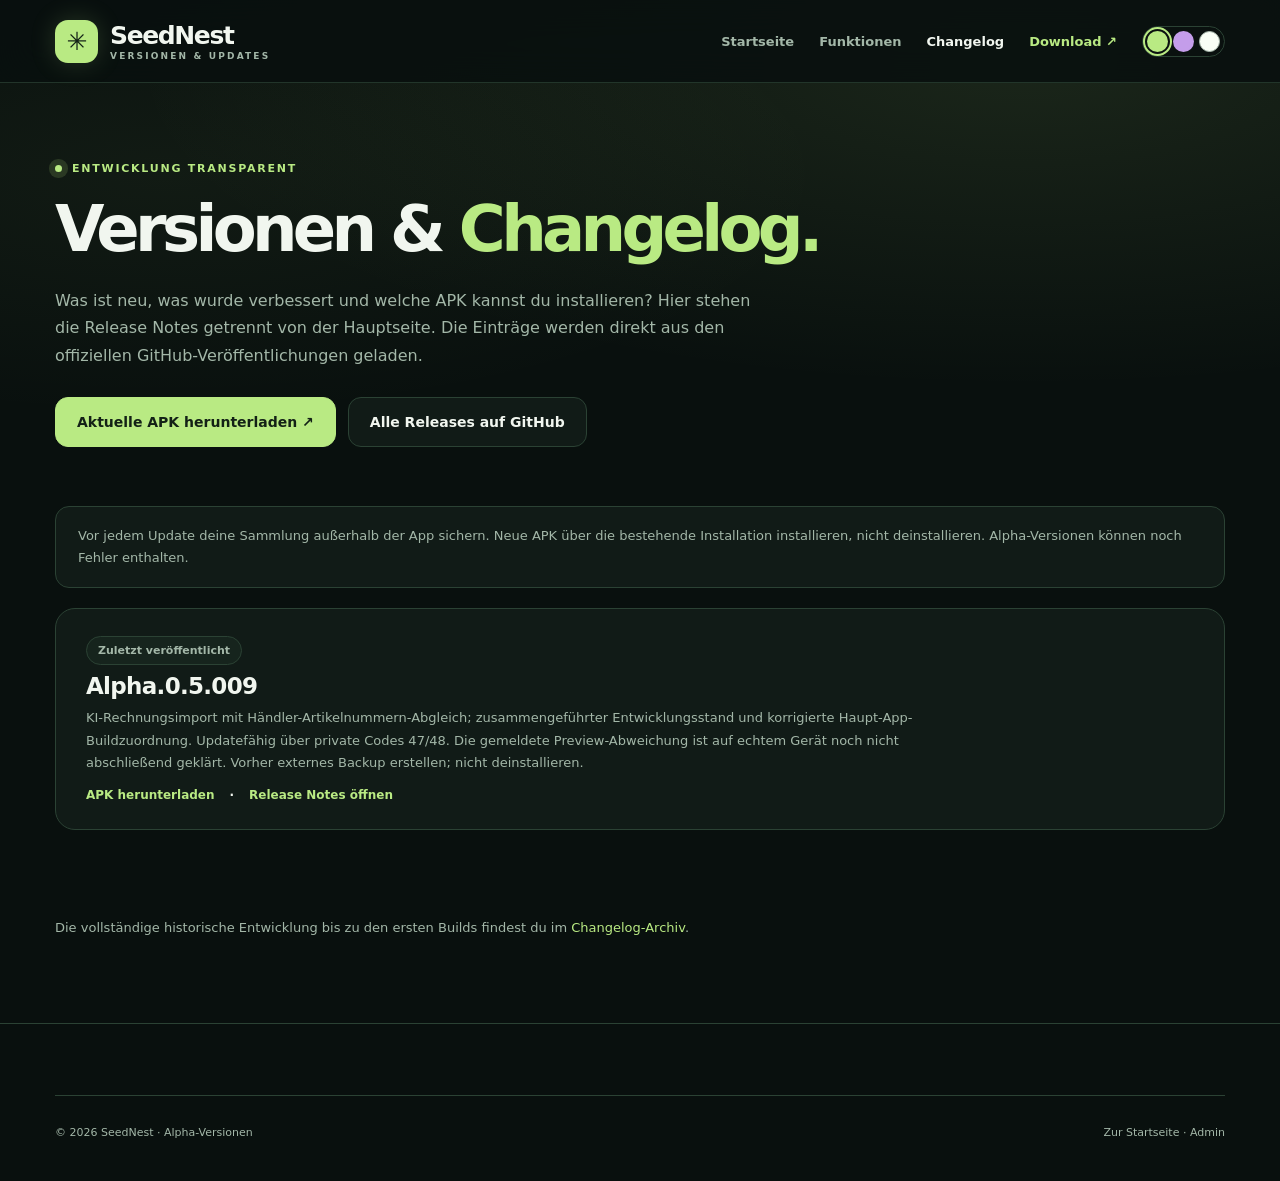
<file: stats/changelog/index.html>
<!doctype html>
<html lang="de" data-theme="green">
<head>
<meta charset="utf-8"><meta name="viewport" content="width=device-width, initial-scale=1">
<meta name="theme-color" content="#09100e"><meta name="description" content="Alle SeedNest Android-Versionen, Changelogs und offiziellen APK-Downloads.">
<title>SeedNest – Versionen & Changelog</title>
<link rel="stylesheet" href="../assets/site.css"><link rel="icon" href="../assets/favicon.svg" type="image/svg+xml"><script src="../assets/site.js?v=49" defer></script>
<style>
.version-hero{padding:74px 0 42px}.version-hero h1{font-size:clamp(38px,6vw,64px)}.version-hero p{color:var(--muted);line-height:1.7;max-width:710px}.version-list{display:grid;gap:16px;padding:20px 0 90px}.version{padding:27px 30px;border:1px solid var(--line);border-radius:20px;background:var(--surface)}.version-head{display:flex;align-items:center;justify-content:space-between;gap:25px;flex-wrap:wrap}.version h2{font-size:23px;letter-spacing:-.03em;margin:8px 0}.version-date{font-size:12px;color:var(--muted)}.version-preview{color:var(--muted);line-height:1.75;font-size:13px;max-width:850px}.version-actions{display:flex;gap:15px;flex-wrap:wrap;font-size:12px;font-weight:750}.version-actions a{color:var(--accent)}.version details{margin-top:18px;border-top:1px solid var(--line);padding-top:13px}.version summary{font-size:12px;font-weight:750;color:var(--accent);cursor:pointer}.version pre{white-space:pre-wrap;word-break:break-word;font:inherit;font-size:12px;line-height:1.8;color:var(--muted)}.notice{padding:18px 22px;border:1px solid var(--line);border-radius:14px;color:var(--muted);background:var(--surface);font-size:13px;line-height:1.7}@media(max-width:520px){.version{padding:22px}.version-hero{padding:50px 0 30px}}
</style>
<script defer src="./versions.js"></script>
</head>
<body>
<a class="skip" href="#inhalt">Zum Inhalt springen</a>
<header class="header"><div class="wrap header-inner">
<a class="brand" href="../"><span class="mark" aria-hidden="true">✳</span><span>SeedNest<small>Versionen & Updates</small></span></a>
<button class="menu-button" id="menu-toggle" aria-label="Menü öffnen" aria-expanded="false" aria-controls="primary-nav">☰</button>
<nav class="nav" id="primary-nav" aria-label="Hauptnavigation"><a href="../">Startseite</a><a href="../#funktionen">Funktionen</a><a href="./" aria-current="page">Changelog</a><a class="mini-download" href="../download/?manual=1">Download ↗</a></nav>
<div class="theme-switch" role="group" aria-label="Seitendesign"><button class="swatch" data-set-theme="green" aria-label="Dark Green" aria-pressed="true"></button><button class="swatch" data-set-theme="purple" aria-label="Purple Haze" aria-pressed="false"></button><button class="swatch" data-set-theme="light" aria-label="Clean Light" aria-pressed="false"></button></div>
</div></header>
<main class="wrap" id="inhalt">
<section class="version-hero"><span class="eyebrow">Entwicklung transparent</span><h1>Versionen & <span>Changelog.</span></h1><p>Was ist neu, was wurde verbessert und welche APK kannst du installieren? Hier stehen die Release Notes getrennt von der Hauptseite. Die Einträge werden direkt aus den offiziellen GitHub-Veröffentlichungen geladen.</p>
<div class="actions"><a class="button" href="../download/?manual=1">Aktuelle APK herunterladen ↗</a><a class="button secondary" href="https://github.com/AstroManager-Dev/SeedNest-Releases/releases">Alle Releases auf GitHub</a></div></section>
<div class="notice">Vor jedem Update deine Sammlung außerhalb der App sichern. Neue APK über die bestehende Installation installieren, nicht deinstallieren. Alpha-Versionen können noch Fehler enthalten.</div>
<section class="version-list" id="version-list" aria-label="Veröffentlichte Versionen" aria-live="polite">
<article class="version"><span class="release-chip">Zuletzt veröffentlicht</span><h2>Alpha.0.5.009</h2><p class="version-preview">KI-Rechnungsimport mit Händler-Artikelnummern-Abgleich; zusammengeführter Entwicklungsstand und korrigierte Haupt-App-Buildzuordnung. Updatefähig über private Codes 47/48. Die gemeldete Preview-Abweichung ist auf echtem Gerät noch nicht abschließend geklärt. Vorher externes Backup erstellen; nicht deinstallieren.</p><div class="version-actions"><a href="https://github.com/AstroManager-Dev/SeedNest-Releases/releases/download/Alpha.0.5.009/SeedNest-Native-Alpha.0.5.009.apk">APK herunterladen</a> · <a href="https://github.com/AstroManager-Dev/SeedNest-Releases/releases/tag/Alpha.0.5.009">Release Notes öffnen</a></div></article>
</section>
<p style="padding-bottom:75px;color:var(--muted);font-size:13px">Die vollständige historische Entwicklung bis zu den ersten Builds findest du im <a style="color:var(--accent)" href="https://github.com/AstroManager-Dev/SeedNest-Releases/blob/main/CHANGELOG.md">Changelog-Archiv</a>.</p>
</main>
<footer class="footer"><div class="wrap footline"><span>© 2026 SeedNest · Alpha-Versionen</span><span><a href="../">Zur Startseite</a> · <a href="../admin/">Admin</a></span></div></footer>
</body></html>
</file>
<file: docs/botanical-v4.css>
:root {
  color-scheme: dark;
  --bg: #05130c;
  --surface: #0b2014;
  --white: #f4f8f0;
  --muted: #cfdbcf;
  --lime: #b5fb45;
  --line: #9fc96665;
  --edge: clamp(24px, 4.2vw, 68px);
}
* { box-sizing: border-box; }
html { scroll-behavior: smooth; }
body {
  margin: 0;
  color: var(--white);
  background: var(--bg);
  font-family: Inter, system-ui, -apple-system, "Segoe UI", sans-serif;
}
a { color: inherit; text-decoration: none; }
button { font: inherit; color: inherit; cursor: pointer; }
svg { display: block; }
:focus-visible { outline: 3px solid var(--lime); outline-offset: 4px; }
.skip { position: absolute; top: 10px; left: 10px; z-index: 20; padding: 10px; background: var(--lime); color: #08130a; transform: translateY(-180%); }
.skip:focus { transform: none; }

.site-header {
  position: relative;
  z-index: 3;
  height: 80px;
  display: flex;
  align-items: center;
  justify-content: space-between;
  gap: clamp(16px, 2.6vw, 40px);
  padding-inline: var(--edge);
  border-bottom: 1px solid #a4c87c42;
  background: #030e09c9;
}
.brand, .footer-brand { display: inline-flex; align-items: center; gap: 15px; flex-shrink: 0; }
.brand-symbol { display: grid; place-items: center; width: 55px; aspect-ratio: 1; border-radius: 15px; background: var(--lime); color: #08150b; }
.brand-symbol svg { width: 66%; fill: none; stroke: currentColor; stroke-width: 2.9; stroke-linecap: round; }
.brand strong, .footer-brand strong { display: block; font-size: 37px; line-height: .98; letter-spacing: -.065em; }
.brand strong span, .footer-brand strong span { color: var(--lime); }
.brand small { display: block; margin-top: 5px; font-size: 11px; font-weight: 650; letter-spacing: .12em; }
.nav { display: flex; align-items: center; gap: clamp(15px, 2.9vw, 46px); white-space: nowrap; font-size: 15px; font-weight: 630; }
.nav a { position: relative; padding-block: 20px; }
.nav a:hover, .nav .active { color: var(--lime); }
.nav .active::after { content: ""; position: absolute; inset: auto -9px 5px; height: 2px; background: var(--lime); box-shadow: 0 0 10px var(--lime); }
.header-actions { display: flex; align-items: center; gap: clamp(9px, 1.3vw, 22px); }
.header-actions button, .icon-link { display: grid; place-items: center; min-width: 38px; height: 40px; }
.theme-switch, .menu-button { padding: 0; border: 0; background: transparent; }
.theme-switch { width: 62px; height: 36px !important; color: var(--lime); border: 1px solid #8190748c; border-radius: 40px; background: #111c16; }
.theme-switch svg, .menu-button svg { width: 25px; fill: none; stroke: currentColor; stroke-width: 1.9; stroke-linecap: round; }
.mobile-menu { position: absolute; z-index: 2; top: calc(100% + 8px); right: var(--edge); display: grid; min-width: 200px; padding: 8px; border: 1px solid var(--line); border-radius: 16px; background: var(--surface); }
.mobile-menu a { padding: 10px 14px; border-radius: 9px; }
.mobile-menu a:hover { background: #84bb482a; }
[hidden] { display: none !important; }

main { position: relative; isolation: isolate; }
main::before {
  content: "";
  position: absolute;
  z-index: -1;
  pointer-events: none;
  inset: -80px 0 0;
  background:
    linear-gradient(0deg, #05130c 0%, #05130c99 27%, transparent 54%),
    linear-gradient(90deg, #020c06b8 0%, #020c0680 34%, #020c0605 66%),
    url("assets/botanical/hero-botanical.webp") center 44% / cover no-repeat;
}
.hero { overflow: clip; }
.hero-grid {
  display: grid;
  grid-template-columns: 39% minmax(0, 61%);
  align-items: center;
  max-width: 1650px;
  min-height: 440px;
  margin: auto;
  padding: 12px var(--edge) 7px;
}
.hero-copy { position: relative; z-index: 1; padding-left: 6px; }
.eyebrow { margin: 0; color: var(--lime); font-size: 13px; font-weight: 760; letter-spacing: .29em; }
h1 { margin: 14px 0 14px; font-size: clamp(40px, 3.65vw, 58px); line-height: 1.02; letter-spacing: -.054em; }
h1 em { display: block; margin-top: 3px; color: var(--lime); font-style: normal; }
.lead { max-width: 445px; margin: 0; color: var(--muted); font-size: clamp(17px, 1.34vw, 21px); line-height: 1.28; letter-spacing: -.025em; text-shadow: 0 2px 8px #020a05; }
.actions { display: flex; flex-wrap: wrap; gap: 16px; margin: 24px 0 20px; }
.btn { display: inline-flex; align-items: center; justify-content: center; min-height: 49px; gap: 10px; padding-inline: 26px; border: 1px solid transparent; border-radius: 40px; font-size: 15px; font-weight: 720; }
.btn svg, .download-mark { width: 23px; fill: none; stroke: currentColor; stroke-width: 1.8; stroke-linecap: round; stroke-linejoin: round; }
.primary { min-width: 225px; background: linear-gradient(100deg,#bfff53,#a5f83b); color: #0a1707; box-shadow: 0 0 24px #b5fb453c; }
.outline { min-width: 167px; border-color: #bcf17eb8; background: #07130b8f; }
.btn:hover, .footer-download:hover { box-shadow: 0 0 24px #b5fb4563; }
.benefits { display: flex; flex-wrap: wrap; gap: 8px 18px; margin: 0; padding: 0; color: var(--white); list-style: none; font-size: 13px; font-weight: 540; }
.benefits li { display: inline-flex; align-items: center; gap: 8px; }
.benefits span { color: var(--lime); font-size: 25px; line-height: 1; }

.phone-area { position: relative; min-width: 0; isolation: isolate; margin-right: 9%; }
.phone-area::before {
  content: "";
  position: absolute;
  z-index: -1;
  inset: 40% -10% 4%;
  background: url("assets/botanical/gallery-halo.webp") center 80% / cover no-repeat;
  mix-blend-mode: screen;
  opacity: .55;
  mask-image: radial-gradient(ellipse at 52% 70%, #000, transparent 68%);
  pointer-events: none;
}
.glow { position: absolute; z-index: -1; inset: 3% 10% 13%; border: 2px solid #9cf84ba1; border-radius: 50%; transform: rotate(-12deg); filter: drop-shadow(0 0 10px #a6ff54); mask-image: linear-gradient(#000,transparent 80%); pointer-events: none; }
.phone-deck { position: relative; height: 348px; perspective: 1350px; touch-action: pan-y; }
.phone {
  position: absolute;
  left: 50%;
  bottom: 2px;
  width: clamp(145px, 13vw, 208px);
  height: 346px;
  margin: 0;
  border: 3px solid #647a6a;
  border-radius: 25px;
  overflow: hidden;
  background: #030a06;
  box-shadow: 0 15px 28px #000d, 0 19px 24px #89dc1836;
  transform-origin: 50% 100%;
  transform: translateX(calc(-50% + var(--offset, 0px))) translateY(var(--drop, 0px)) rotateY(var(--tilt, 0deg)) rotateZ(var(--lean, 0deg)) scale(var(--scale, 1));
  transition: transform .32s ease;
  z-index: var(--layer, 5);
}
.phone img { display: block; width: 100%; height: 100%; object-fit: cover; object-position: center top; }
.phone.active { border-color: #b1c0b6; box-shadow: 0 15px 32px #000e, 0 16px 32px #a3ed484d; }
.gallery-controls { display: flex; justify-content: center; align-items: center; gap: clamp(10px, 2.2vw, 32px); position: relative; z-index: 6; margin-top: 2px; }
.gallery-controls > button { display: grid; place-items: center; padding: 0 0 3px; width: 44px; height: 44px; border-radius: 50%; border: 1px solid var(--lime); background: #08160ddd; color: var(--white); font: 30px/1 system-ui; }
.gallery-controls > button:hover { color: var(--lime); }
.dots { display: flex; align-items: center; }
.dots button { display: grid; place-items: center; width: 20px; height: 26px; padding: 0; border: 0; background: transparent; }
.dots button::after { content: ""; width: 10px; height: 10px; border-radius: 50%; background: #87988c; }
.dots button[aria-current="true"]::after { background: var(--lime); box-shadow: 0 0 10px #aaf74492; }
.gallery-caption { position: absolute; width: 1px; height: 1px; overflow: hidden; clip-path: inset(50%); }

.features { display: grid; grid-template-columns: repeat(6, minmax(0, 1fr)); gap: clamp(11px, 1.1vw, 17px); max-width: 1650px; margin: auto; padding: 0 clamp(24px, 3.2vw, 54px); }
.feature {
  min-width: 0;
  min-height: 151px;
  padding: 13px 10px 14px;
  border: 1px solid var(--line);
  border-bottom-color: #9ee4499c;
  border-radius: 22px;
  text-align: center;
  background: radial-gradient(ellipse at bottom, #426a2570, transparent 58%), linear-gradient(145deg,#132f1e92,#08180ddc);
  box-shadow: inset 0 0 10px #b5fb4510;
}
.feature-icon { display: grid; place-items: center; height: 45px; color: var(--lime); }
.feature-icon svg { width: 41px; filter: drop-shadow(0 0 7px #a2f34b55); }
.feature h2 { margin: 8px 0 6px; font-size: clamp(15px, 1.2vw, 19px); letter-spacing: -.045em; }
.feature p { max-width: 215px; margin: auto; color: var(--muted); font-size: 14px; line-height: 1.35; }
.workflow {
  display: flex; align-items: center; gap: 22px;
  max-width: 1510px; min-height: 66px; margin: 24px auto 22px;
  width: calc(100% - 2 * var(--edge));
  padding: 9px clamp(16px, 2.4vw, 36px);
  border: 1px solid var(--line); border-radius: 42px;
  background: linear-gradient(90deg,#142a15ba,#04120bdb), url("assets/botanical/moss-atmosphere.webp") center 58% / cover;
}
.workflow-label { display: flex; align-items: center; gap: clamp(10px, 1.4vw, 20px); flex-shrink: 0; font-size: clamp(1.0625rem, 1.5vw, 1.5rem); letter-spacing: -.045em; }
.workflow-label svg { width: 42px; flex-shrink: 0; fill: none; stroke: var(--lime); stroke-width: 1.85; stroke-linecap: round; stroke-linejoin: round; }
.workflow ol { display: flex; flex: 1; min-width: 0; justify-content: space-evenly; gap: 14px; list-style: none; margin: 0; padding: 0; }
.workflow li { display: flex; align-items: center; gap: 13px; min-width: 0; font-size: 1rem; font-weight: 630; }
.workflow li b { display: grid; place-items: center; width: 39px; flex-shrink: 0; aspect-ratio: 1; border-radius: 50%; background: #a7dbab; color: #07170d; font-size: 21px; }
.workflow li + li::before { content: ""; width: 15px; height: 15px; flex-shrink: 0; margin-right: clamp(3px, 1vw, 18px); transform: rotate(-45deg); border-right: 2px solid var(--lime); border-bottom: 2px solid var(--lime); }
.footer {
  display: grid; grid-template-columns: auto 1fr auto; align-items: center; gap: 10px 24px;
  min-height: 80px; padding: 11px var(--edge);
  border-top: 1px solid var(--line); background: #061710;
}
.footer .brand-symbol { width: 46px; border-radius: 12px; }
.footer-brand strong { font-size: 29px; }
.footer-info { justify-self: center; display: flex; flex-wrap: wrap; gap: 8px 18px; font-size: 14px; color: var(--muted); }
.footer-links, .copyright { display: flex; gap: 12px; font-size: 12px; color: var(--muted); }
.footer-links { grid-row: 2; grid-column: 2; align-self: start; justify-content: center; margin-top: -13px; }
.footer-links a:hover { text-decoration: underline; }
.copyright { grid-row: 2; grid-column: 1; margin-top: -7px; }
.footer-download {
  grid-column: 3; grid-row: 1 / 3; display: flex; align-items: center; gap: 14px;
  min-width: 208px; min-height: 55px; padding: 6px 16px;
  color: var(--lime); border-radius: 38px; border: 1px solid var(--lime); background: #091c12;
}
.footer-download svg { width: 26px; }
.footer-download small, .footer-download strong { display: block; color: var(--white); }
.footer-download small { font-size: 12px; }
.footer-download strong { font-size: 13px; font-weight: 640; }
.download-arrow { margin-left: auto; font-size: 30px; line-height: 1; }

.faq { max-width: 680px; margin: auto; padding: 24px; }
.faq-head { display: flex; align-items: center; justify-content: space-between; gap: 16px; margin-bottom: 12px; }
.faq h2 { margin: 0; }
.faq details { padding: 12px 0; border-top: 1px solid var(--line); }
.faq p { color: var(--muted); line-height: 1.55; }
.faq summary { cursor: pointer; font-weight: 640; }
.faq a { color: var(--lime); text-decoration: underline; }
#faq-close { display: none; border: 1px solid var(--line); border-radius: 18px; padding: 7px 13px; background: var(--surface); }
dialog { width: min(680px, calc(100% - 28px)); padding: 0; color: var(--white); border: 1px solid var(--line); border-radius: 20px; background: var(--bg); }
dialog::backdrop { background: #020805cb; }
dialog #faq-close { display: block; }

html[data-theme="light"] {
  color-scheme: light;
  --bg: #e9f1e7;
  --surface: #f2f7ee;
  --white: #14291a;
  --muted: #2f4a36;
  --lime: #3e691b;
  --line: #57794b78;
}
[data-theme="light"] .site-header, [data-theme="light"] .footer, [data-theme="light"] .footer-download { background: #e3eddf; }
[data-theme="light"] .theme-switch { background: #d1e3cb; }
[data-theme="light"] main::before { display: none; }
[data-theme="light"] .hero {
  background:
    linear-gradient(0deg, var(--bg), #e9f1e720 24%, transparent 47%),
    linear-gradient(90deg, var(--bg) 0%, #e9f1e7f5 37%, #e9f1e757 72%, #e9f1e72e),
    url("assets/botanical/hero-botanical.webp") center 46% / cover no-repeat;
}
[data-theme="light"] .lead { text-shadow: none; }
[data-theme="light"] .outline { background: #f2f7eedc; border-color: var(--lime); }
[data-theme="light"] .phone-area::before { display: none; }
[data-theme="light"] .glow { border-color: #5c8526cc; filter: drop-shadow(0 0 10px #b5fb4580); }
[data-theme="light"] .dots button::after { background: #586b59; }
[data-theme="light"] .dots button[aria-current="true"]::after { background: var(--lime); box-shadow: 0 0 0 2px #e9f1e7; }
[data-theme="light"] .brand-symbol { color: #fff; }
[data-theme="light"] .feature, [data-theme="light"] .workflow { background: #f3f8ef; }
[data-theme="light"] .feature { border-bottom-color: var(--line); box-shadow: 0 3px 12px #2a51230d; }
[data-theme="light"] .gallery-controls > button { background: #f2f7ee; color: var(--lime); }
[data-theme="light"] .gallery-controls > button:hover { background: #d1e3cb; }

@media (max-width: 1199px) {
  .nav { font-size: 14px; gap: 17px; }
  .brand strong { font-size: 30px; }
  .brand small { font-size: 9px; }
  .brand-symbol { width: 47px; }
  .hero-grid { grid-template-columns: 43% minmax(0, 57%); min-height: 420px; }
  .hero-copy { padding-left: 0; }
  .phone-area { margin-right: 0; }
  .phone { width: 137px; height: 288px; border-radius: 20px; }
  .phone-deck { height: 318px; }
  .features { grid-template-columns: repeat(3, minmax(0, 1fr)); }
  .workflow li { font-size: .875rem; gap: 8px; }
  .workflow li + li::before { margin-right: 3px; width: 10px; height: 10px; }
}
@media (max-width: 960px) {
  .nav { display: none; }
  [data-theme="light"] .hero {
    background:
      linear-gradient(180deg, var(--bg) 0%, #e9f1e7f7 31%, #e9f1e7a0 50%, #e9f1e740 72%, var(--bg) 100%),
      url("assets/botanical/hero-botanical.webp") 64% 36% / cover no-repeat;
  }
  .hero-grid { display: flex; flex-direction: column; align-items: stretch; gap: 20px; padding-block: 35px 20px; }
  .hero-copy { max-width: 620px; }
  .phone-area { width: min(100%, 640px); align-self: center; }
  .workflow { display: grid; grid-template-columns: minmax(0, 1fr); gap: 12px; border-radius: 25px; padding-block: 16px; }
  .workflow ol { display: grid; grid-template-columns: repeat(auto-fit, minmax(min(100%, 11rem), 1fr)); gap: 10px 16px; }
  .workflow li { font-size: 1rem; }
  .workflow li b { width: 31px; font-size: 1rem; }
  .workflow li + li::before { display: none; }
}
@media (max-width: 780px) {
  .site-header { height: 66px; }
  .hero-grid { gap: 15px; padding-top: 30px; padding-bottom: 19px; }
  main::before {
    inset: 0;
    background-image: linear-gradient(0deg, #05130c 0%, transparent 65%),
      linear-gradient(180deg, #020c068d 0, #020c069e 350px, #020c064d 540px, #05130c 720px),
      url("assets/botanical/hero-botanical.webp");
    background-position: center, center, 61% top;
    background-size: auto, auto, auto 745px;
    background-repeat: no-repeat;
  }
  h1 { font-size: clamp(36px, 8vw, 52px); }
  .lead { font-size: 17px; }
  .features { grid-template-columns: repeat(2, minmax(0, 1fr)); padding-inline: var(--edge); }
  .feature { min-height: 128px; }
  .footer { grid-template-columns: 1fr auto; }
  .footer-info { display: none; }
  .footer-download { grid-column: 2; grid-row: 1; }
  .footer-links { grid-row: 2; grid-column: 2; justify-content: end; margin: 0; }
  .copyright { margin: 0; }
}
@media (max-width: 600px) {
  .workflow ol { grid-template-columns: minmax(0, 1fr); }
}
@media (max-width: 480px) {
  :root { --edge: 16px; }
  .site-header { gap: 8px; }
  .brand { gap: 9px; }
  .brand strong { font-size: 26px; }
  .brand small { font-size: 8px; letter-spacing: .065em; }
  .brand-symbol { width: 39px; border-radius: 11px; }
  .header-actions button, .icon-link { min-width: 31px; }
  .theme-switch { width: 39px; }
  .header-actions { gap: 6px; }
  .eyebrow { font-size: 11px; letter-spacing: .22em; }
  .actions { gap: 9px; margin: 19px 0 16px; }
  .btn { min-width: 0; min-height: 45px; padding-inline: 13px; font-size: 14px; }
  .benefits { gap: 6px 10px; font-size: 12px; }
  .benefits li { gap: 4px; }
  .benefits span { font-size: 20px; }
  .phone-deck { height: 247px; }
  .phone { width: 112px; height: 236px; border-width: 2px; border-radius: 17px; }
  .gallery-controls { gap: 9px; }
  .dots button { width: 17px; }
  .dots button::after { width: 8px; height: 8px; }
  .workflow { margin-block: 16px; }
  .footer { gap: 12px 6px; padding-block: 14px; }
  .footer .brand-symbol { width: 36px; }
  .footer-brand { gap: 7px; }
  .footer-brand strong { font-size: 22px; }
  .footer-download { min-width: 0; gap: 7px; padding-inline: 9px; }
  .footer-download svg { width: 20px; }
  .download-arrow { display: none; }
}
@media (prefers-reduced-motion: reduce) {
  *, *::before, *::after { scroll-behavior: auto !important; transition: none !important; }
}
</file>
<file: docs/assets/site.css>
/* SeedNest branded public website • no external font dependencies */
:root{--bg:#09100e;--surface:#111b17;--surface-2:#16241d;--surface-3:#1c3024;--line:#2b4234;--text:#f1f6ef;--muted:#a3b7a8;--accent:#b9ea83;--accent-soft:#273d27;--accent-ink:#132116;--shadow:0 30px 90px rgba(0,0,0,.25);--radius:22px;color-scheme:dark;font-family:Inter,"Segoe UI",system-ui,-apple-system,BlinkMacSystemFont,sans-serif}
:root[data-theme="purple"]{--bg:#0f0b16;--surface:#1c1428;--surface-2:#261b35;--surface-3:#30203f;--line:#4b355e;--text:#f7f2ff;--muted:#c1adcf;--accent:#d6a8ff;--accent-soft:#382446;--accent-ink:#23112d}
:root[data-theme="light"]{--bg:#f6f8f5;--surface:#fff;--surface-2:#eaf0e8;--surface-3:#e2eadf;--line:#d4dfd2;--text:#1e2b23;--muted:#5c6c60;--accent:#357849;--accent-soft:#dbebd9;--accent-ink:#fff;color-scheme:light;--shadow:0 24px 60px rgba(15,40,20,.09)}
*,*::before,*::after{box-sizing:border-box}html{scroll-behavior:smooth}body{margin:0;min-width:300px;background:var(--bg);color:var(--text);font-synthesis:none;-webkit-font-smoothing:antialiased}body::before{content:"";position:absolute;z-index:-1;top:0;left:0;width:100%;height:760px;pointer-events:none;background:radial-gradient(ellipse 70% 43% at 80% 8%,color-mix(in srgb,var(--accent) 10%,transparent),transparent),radial-gradient(ellipse 52% 32% at 13% 23%,color-mix(in srgb,var(--accent) 5%,transparent),transparent)}
a{color:inherit;text-decoration:none}a:hover{text-decoration:none}a:focus-visible,button:focus-visible{outline:3px solid var(--accent);outline-offset:4px}button{font:inherit;cursor:pointer}button:disabled{opacity:.6;cursor:wait}.skip{position:absolute;top:-80px;left:16px;z-index:999;padding:12px;background:var(--accent);color:var(--accent-ink)}.skip:focus{top:12px}.wrap{width:min(1170px,calc(100% - 48px));margin:auto}.header{border-bottom:1px solid color-mix(in srgb,var(--line) 75%,transparent);background:color-mix(in srgb,var(--bg) 86%,transparent);backdrop-filter:blur(18px);position:sticky;top:0;z-index:40}.header-inner{min-height:82px;display:flex;align-items:center;gap:25px}.brand{display:inline-flex;align-items:center;gap:12px;white-space:nowrap;font-weight:850;letter-spacing:-.055em;font-size:25px}.mark{display:grid;place-items:center;width:43px;height:43px;background:var(--accent);color:var(--accent-ink);border-radius:13px;box-shadow:0 0 26px color-mix(in srgb,var(--accent) 18%,transparent)}.mark svg{width:27px;height:27px}.brand small{display:block;font-size:9px;letter-spacing:.24em;text-transform:uppercase;font-weight:750;color:var(--muted);margin-top:1px}.nav{margin-left:auto;display:flex;align-items:center;gap:25px}.nav a{font-size:13px;font-weight:700;color:var(--muted);transition:color .15s}.nav a:hover,.nav a[aria-current="page"]{color:var(--text)}.nav .mini-download{color:var(--accent);font-weight:800}.menu-button{display:none}.theme-switch{display:flex;gap:5px;border:1px solid var(--line);border-radius:99px;padding:4px}.swatch{width:21px;height:21px;border:0;border-radius:100%;position:relative}.swatch[data-set-theme="green"]{background:#b9ea83}.swatch[data-set-theme="purple"]{background:#c49dea}.swatch[data-set-theme="light"]{background:#f9fff6;border:1px solid #aabaae}.swatch[aria-pressed="true"]::after{content:"";position:absolute;inset:-4px;border:2px solid var(--accent);border-radius:100%}
.hero{display:grid;grid-template-columns:1.06fr .94fr;gap:5.5vw;align-items:center;min-height:610px;padding:76px 0 84px}.eyebrow{display:inline-flex;gap:10px;align-items:center;color:var(--accent);font-size:11px;letter-spacing:.16em;text-transform:uppercase;font-weight:850}.eyebrow::before{content:"";width:7px;height:7px;background:var(--accent);border-radius:50%;box-shadow:0 0 0 6px color-mix(in srgb,var(--accent) 15%,transparent)}h1,h2,h3,p{margin-top:0}h1{font-size:clamp(47px,5.65vw,78px);line-height:1.05;letter-spacing:-.073em;margin:20px 0 24px;font-weight:830}h1 span,.highlight{color:var(--accent)}.lead{font-size:17px;line-height:1.8;color:var(--muted);max-width:570px}.actions{display:flex;flex-wrap:wrap;align-items:center;gap:12px;margin:28px 0 17px}.button{display:inline-flex;align-items:center;justify-content:center;gap:10px;border:1px solid var(--accent);background:var(--accent);color:var(--accent-ink);padding:16px 21px;font-weight:800;font-size:14px;border-radius:13px;transition:transform .15s,filter .15s}.button:hover{filter:brightness(1.05);transform:translateY(-2px)}.button.secondary{border-color:var(--line);background:var(--surface);color:var(--text)}.button svg{width:18px;height:18px}.micro{font-size:12px;line-height:1.8;color:var(--muted)}.release-chip{display:inline-flex;align-items:center;gap:8px;padding:7px 11px;border:1px solid var(--line);background:var(--surface-2);border-radius:99px;color:var(--muted);font-size:11px;font-weight:760}.release-chip strong{color:var(--accent)}.hero-art{position:relative;min-height:520px;display:grid;place-items:center}.glow{position:absolute;width:400px;height:400px;background:radial-gradient(circle,color-mix(in srgb,var(--accent) 19%,transparent),transparent 69%);filter:blur(14px)}.phone{width:278px;min-height:510px;padding:12px;border-radius:37px;background:linear-gradient(145deg,#415344,#101a12 42%,#324334);box-shadow:0 35px 85px #0006,0 0 0 1px #ffffff1c;transform:rotate(7deg);position:relative;z-index:2}.screen{background:#0c1611;border-radius:27px;min-height:486px;padding:28px 16px 16px;color:#eef6e9;overflow:hidden;position:relative}.screen::before{content:"";width:82px;height:19px;background:#030705;position:absolute;top:4px;left:calc(50% - 41px);border-radius:20px}.screen-head{display:flex;justify-content:space-between;align-items:center;font-size:11px;color:#c4d7c3}.screen-head strong{font-size:15px;letter-spacing:-.025em}.avatar{width:28px;height:28px;border-radius:9px;display:grid;place-items:center;background:#324936;color:#d2f1be;font-weight:800}.screen-title{font-size:22px;margin:26px 0 5px;font-weight:800;letter-spacing:-.035em}.screen-sub{color:#93a99a;font-size:10px}.screen-metrics{display:grid;grid-template-columns:1fr 1fr;gap:8px;margin:19px 0}.screen-metrics div{background:#172b1f;border:1px solid #2d4732;border-radius:11px;padding:12px}.screen-metrics strong{font-size:25px;color:#b9ec85;display:block}.screen-metrics small{font-size:9px;color:#a1b6a3}.screen-label{font-size:10px;letter-spacing:.11em;text-transform:uppercase;color:#99b49a;font-weight:800;margin:16px 0 9px}.fake-entry{display:flex;align-items:center;gap:10px;border:1px solid #2b4030;border-radius:10px;padding:10px;margin-bottom:7px;background:#112118}.fake-icon{display:grid;place-items:center;border-radius:9px;background:#2f4633;width:32px;height:32px;color:#b4e784;font-size:18px}.fake-entry strong{font-size:11px;display:block}.fake-entry small{font-size:9px;color:#95a997}.fake-entry em{margin-left:auto;color:#b2e78b;font-size:9px;font-style:normal}.screen-bottom{display:flex;justify-content:space-between;align-items:center;color:#78977d;margin-top:14px;font-size:9px}.screen-bottom strong{color:#b9ea83}.float-card{position:absolute;z-index:3;background:var(--surface);box-shadow:var(--shadow);border:1px solid var(--line);border-radius:13px;padding:16px;max-width:206px}.float-card span{font-weight:800;display:block;font-size:13px}.float-card small{display:block;color:var(--muted);font-size:11px;line-height:1.55;margin-top:5px}.float-card.one{left:0;top:96px;transform:rotate(-6deg)}.float-card.two{right:-8px;bottom:60px;transform:rotate(-4deg)}.mock-note{position:absolute;bottom:0;left:0;color:var(--muted);font-size:10px;z-index:3}
.trust{border-top:1px solid var(--line);border-bottom:1px solid var(--line);background:color-mix(in srgb,var(--surface) 52%,transparent)}.trust-inner{display:grid;grid-template-columns:repeat(4,1fr);gap:16px;padding:22px 0}.trust-item{display:flex;align-items:center;gap:11px;color:var(--muted);font-size:12px;font-weight:720}.trust-icon{font-size:18px;color:var(--accent)}.section{padding:100px 0 40px}.section-top{display:flex;align-items:end;justify-content:space-between;gap:22px;margin-bottom:35px}.section-top h2,.section h2{font-size:clamp(32px,4vw,49px);letter-spacing:-.055em;line-height:1.1;margin:12px 0}.section-top p,.section-lead{color:var(--muted);max-width:500px;line-height:1.7;font-size:14px}.kicker{font-size:11px;letter-spacing:.2em;text-transform:uppercase;font-weight:820;color:var(--accent)}.features{display:grid;grid-template-columns:repeat(3,1fr);gap:15px}.feature{padding:27px;min-height:245px;border:1px solid var(--line);border-radius:20px;background:linear-gradient(145deg,var(--surface-2),var(--surface));position:relative;overflow:hidden;transition:border-color .2s,transform .2s}.feature:hover{border-color:var(--accent);transform:translateY(-3px)}.feature-icon{width:49px;height:49px;background:var(--accent-soft);border-radius:14px;display:grid;place-items:center;color:var(--accent);margin-bottom:23px;font-size:23px}.feature h3{font-size:18px;letter-spacing:-.028em;margin:0 0 12px}.feature p{color:var(--muted);font-size:13px;line-height:1.72}.feature small{position:absolute;top:25px;right:24px;color:var(--muted);font-size:10px}
.workflow{display:grid;grid-template-columns:repeat(3,1fr);gap:14px;counter-reset:step}.workflow-step{counter-increment:step;padding:23px 24px;border-left:1px solid var(--line);position:relative}.workflow-step::before{content:"0" counter(step);font-size:13px;letter-spacing:.06em;color:var(--accent);font-weight:850}.workflow-step h3{font-size:19px;margin:16px 0 10px}.workflow-step p{font-size:13px;line-height:1.7;color:var(--muted)}.privacy{border:1px solid var(--line);border-radius:24px;background:linear-gradient(125deg,var(--surface-2),var(--surface));padding:45px;display:grid;grid-template-columns:1fr 1fr;gap:48px;align-items:center}.privacy h2{margin:12px 0 16px;font-size:36px}.privacy p{font-size:14px;line-height:1.9;color:var(--muted)}.privacy ul{margin:0;padding:0;list-style:none;display:grid;gap:15px}.privacy li{display:flex;align-items:start;gap:12px;padding:14px;border:1px solid var(--line);border-radius:13px;background:var(--surface);font-size:13px;font-weight:680}.tick{flex:none;border-radius:7px;background:var(--accent-soft);color:var(--accent);width:26px;height:26px;display:grid;place-items:center}
.download-band{margin:105px 0 90px;display:grid;grid-template-columns:1.3fr .7fr;align-items:center;gap:38px;padding:52px;background:linear-gradient(115deg,color-mix(in srgb,var(--accent) 20%,var(--surface)),var(--surface));border:1px solid color-mix(in srgb,var(--accent) 35%,var(--line));border-radius:26px}.download-band h2{font-size:clamp(30px,3.7vw,46px);letter-spacing:-.05em;margin:10px 0}.download-band p{font-size:14px;color:var(--muted);line-height:1.8}.download-band .buttons{display:grid;gap:12px}.footer{border-top:1px solid var(--line);padding:39px 0 42px}.footer-inner{display:grid;grid-template-columns:1.4fr 1fr 1fr;gap:26px}.footer strong{font-size:16px}.footer p{color:var(--muted);font-size:12px;line-height:1.7;max-width:290px;margin:11px 0}.footer-links{display:grid;gap:12px;font-size:12px;color:var(--muted)}.footer-links a:hover{color:var(--accent)}.footer-label{color:var(--text);font-weight:800;font-size:12px;margin-bottom:4px}.footline{padding-top:30px;margin-top:32px;border-top:1px solid var(--line);color:var(--muted);display:flex;gap:15px;justify-content:space-between;font-size:11px}
@media(max-width:1020px){.nav{gap:16px}.hero{gap:20px}.float-card.one{left:-17px}.float-card.two{right:-17px}.hero-art{transform:scale(.9)}.phone{transform:rotate(5deg)}}
@media(max-width:800px){.wrap{width:min(100% - 36px,670px)}.header-inner{min-height:75px;flex-wrap:wrap;position:relative}.menu-button{display:block;margin-left:auto;border:1px solid var(--line);background:var(--surface);border-radius:10px;color:var(--text);padding:9px 12px}.nav{display:none;position:absolute;top:70px;left:0;right:0;padding:15px;background:var(--surface);border:1px solid var(--line);border-radius:16px;flex-direction:column;align-items:start;gap:18px;box-shadow:var(--shadow)}.nav.open{display:flex}.theme-switch{margin-left:0}.hero{grid-template-columns:1fr;padding:58px 0 70px;gap:15px}.hero h1{font-size:clamp(47px,9vw,70px)}.hero-art{min-height:520px;transform:none}.float-card.one{left:7%}.float-card.two{right:6%}.trust-inner{grid-template-columns:repeat(2,1fr)}.features,.workflow{grid-template-columns:repeat(2,1fr)}.privacy{grid-template-columns:1fr;padding:30px}.download-band{grid-template-columns:1fr;padding:34px;margin:75px 0}.footer-inner{grid-template-columns:1fr 1fr}.section{padding-top:75px}}
@media(max-width:520px){.header-inner{gap:13px}.brand{font-size:22px}.mark{width:38px;height:38px}.hero{padding:45px 0 35px}.hero h1{font-size:49px}.lead{font-size:15px}.actions{align-items:stretch}.actions .button{width:100%}.hero-art{min-height:495px}.phone{width:250px;transform:rotate(4deg)}.screen{min-height:460px}.float-card{padding:12px;max-width:158px}.float-card.one{left:-1%;top:65px}.float-card.two{right:-2%;bottom:30px}.float-card span{font-size:11px}.float-card small{font-size:10px}.mock-note{display:none}.trust-inner{gap:16px}.trust-item{font-size:11px}.section{padding-top:62px}.section-top{display:block}.features,.workflow{grid-template-columns:1fr}.feature{min-height:190px}.workflow-step{padding:14px 22px}.privacy{padding:25px}.privacy h2{font-size:30px}.download-band{padding:27px}.footline{flex-wrap:wrap}.footer-inner{grid-template-columns:1fr 1fr}}
@media(prefers-reduced-motion:reduce){*,*::before,*::after{scroll-behavior:auto!important;transition:none!important;animation:none!important}}


/* Interactive SeedNest feature catalogue: compact by default, native accessible details. */
#funktionen .feature-disclosure{padding:0;min-height:0;overflow:hidden;transform:none;align-self:start}
#funktionen .feature-disclosure:hover{transform:none}
#funktionen .feature-disclosure[open]{border-color:var(--accent);background:linear-gradient(145deg,var(--surface-2),var(--surface))}
#funktionen .feature-disclosure summary{list-style:none;display:flex;align-items:center;gap:15px;position:relative;min-height:105px;padding:24px 26px;cursor:pointer;user-select:none;-webkit-tap-highlight-color:transparent}
#funktionen .feature-disclosure summary::-webkit-details-marker{display:none}
#funktionen .feature-disclosure summary::marker{content:""}
#funktionen .feature-disclosure .feature-icon{width:48px;height:48px;flex:none;margin:0}
#funktionen .feature-disclosure .feature-label{font-weight:750;letter-spacing:-.025em;font-size:17px;line-height:1.35;padding-right:13px}
#funktionen .feature-disclosure .feature-toggle{width:29px;height:29px;border:1px solid var(--line);border-radius:50%;margin-left:auto;display:grid;place-items:center;color:var(--accent);font-size:23px;font-weight:400;line-height:1;flex:none;transition:transform .18s,background .18s}
#funktionen .feature-disclosure[open] .feature-toggle{transform:rotate(45deg);background:var(--accent-soft)}
#funktionen .feature-disclosure small{position:absolute;right:23px;top:11px;color:var(--muted);font-size:9px}
#funktionen .feature-disclosure .feature-content{padding:0 26px 22px 89px}
#funktionen .feature-disclosure .feature-content p{margin:0;color:var(--muted);font-size:13px;line-height:1.75}
#funktionen .feature-disclosure summary:hover .feature-label{color:var(--accent)}
#funktionen .feature-disclosure summary:focus-visible{outline:3px solid var(--accent);outline-offset:-4px;border-radius:18px}
@media(max-width:800px){#funktionen .features{grid-template-columns:1fr;gap:11px}#funktionen .feature-disclosure summary{min-height:91px;padding:17px 20px}#funktionen .feature-disclosure .feature-icon{width:43px;height:43px}#funktionen .feature-disclosure .feature-label{font-size:16px}#funktionen .feature-disclosure .feature-content{padding:0 22px 21px 78px}#funktionen .feature-disclosure small{right:17px;top:9px}}
@media(max-width:520px){#funktionen .feature-disclosure summary{min-height:82px;padding:14px 17px;gap:13px}#funktionen .feature-disclosure .feature-icon{width:42px;height:42px}#funktionen .feature-disclosure .feature-toggle{width:27px;height:27px}#funktionen .feature-disclosure .feature-content{padding:0 20px 20px 72px}}
@media(prefers-reduced-motion:reduce){#funktionen .feature-disclosure .feature-toggle{transition:none}}
</file>
<file: docs/assets/botanical/botanical.css>
:root{--bg:#06100b;--surface:#102219;--fg:#f2faed;--muted:#b3c4b3;--lime:#b8f94c;--border:#4b713a;color-scheme:dark}html[data-mode=light]{--bg:#e9f1e7;--surface:#f9fff8;--fg:#172c1c;--muted:#516b56;--lime:#397b35;--border:#b5cdb1;color-scheme:light}*{box-sizing:border-box}html{scroll-behavior:smooth}body{margin:0;background:var(--bg);color:var(--fg);font-family:Inter,"Segoe UI",system-ui,sans-serif;overflow-x:hidden}body:before{content:"";position:fixed;inset:0;pointer-events:none;z-index:-1;background:radial-gradient(ellipse 60% 35% at 80% 22%,#3b802c45,transparent),radial-gradient(ellipse 65% 50% at 8% 65%,#245a3a38,transparent)}a{color:inherit;text-decoration:none}button{font:inherit;cursor:pointer}a:focus-visible,button:focus-visible{outline:3px solid var(--lime);outline-offset:4px}.skip{position:absolute;left:12px;top:-80px;background:var(--lime);color:var(--bg);padding:12px;z-index:100}.skip:focus{top:12px}.shell{width:min(1370px,calc(100% - 64px));margin:auto}.preview-banner{padding:8px 15px;text-align:center;background:#d5f5a5;color:#1c3b17;font-size:11px;font-weight:800;letter-spacing:.12em}.preview-banner a{text-decoration:underline}.header{position:sticky;top:0;z-index:90;background:color-mix(in srgb,var(--bg) 92%,transparent);backdrop-filter:blur(20px);border-bottom:1px solid var(--border)}.nav{height:78px;display:flex;align-items:center;justify-content:space-between;gap:22px}.brand{display:flex;align-items:center;gap:11px;font-size:27px;font-weight:900;letter-spacing:-1.7px;line-height:1}.brand b{color:var(--lime)}.brand small{display:block;font-size:8px;letter-spacing:.24em;color:var(--muted);margin-top:7px}.brand-mark{background:var(--lime);color:var(--bg);display:grid;place-items:center;width:43px;height:43px;border-radius:13px;font-size:32px}.nav nav{display:flex;gap:27px}.nav nav a{font-size:13px;color:var(--muted);font-weight:700}.nav-end{display:flex;align-items:center;gap:12px}.theme{background:transparent;border:1px solid var(--border);border-radius:40px;color:var(--fg);padding:10px 14px;font-size:12px}.nav-download,.btn-primary{background:var(--lime);color:var(--bg);border:1px solid var(--lime);border-radius:11px;font-size:13px;font-weight:850;padding:15px 22px;display:inline-flex;align-items:center;gap:20px}.nav-download{border-radius:30px;padding:12px 19px}.hero{position:relative;overflow:hidden;padding:80px 0 60px;min-height:670px}.hero-grid{display:grid;grid-template-columns:1.05fr .95fr;align-items:center;gap:30px;position:relative;z-index:2}.hero-copy{position:relative;z-index:4}.kicker{font-size:11px;font-weight:850;letter-spacing:.21em;color:var(--lime)}.kicker i{display:inline-block;width:7px;height:7px;background:var(--lime);border-radius:50%;margin-right:10px;box-shadow:0 0 15px var(--lime)}h1,h2,h3,p{margin-top:0}.hero h1{font-size:clamp(48px,5.2vw,82px);letter-spacing:-.07em;line-height:1.04;margin:26px 0}.hero em,h2 em{font-style:normal;color:var(--lime)}.hero-copy>p{max-width:590px;font-size:17px;line-height:1.85;color:var(--muted)}.hero-actions{display:flex;align-items:center;flex-wrap:wrap;gap:13px;margin:30px 0}.btn-secondary{border:1px solid var(--border);border-radius:11px;padding:15px 22px;font-size:13px;font-weight:750}.hero-proof{display:flex;gap:19px;flex-wrap:wrap;color:var(--muted);font-size:11px}.hero-stage{height:530px;position:relative;display:grid;place-items:center;perspective:1000px}.halo{position:absolute;width:430px;height:430px;border-radius:50%;background:radial-gradient(circle,#85ed4770,transparent 66%);filter:blur(20px)}.hero-phone{position:absolute;width:240px;height:465px;border:8px solid #26392b;border-radius:36px;background:#09160d;color:#eaf8e3;box-shadow:0 35px 90px #0009,0 0 0 1px #8aab73;overflow:hidden}.phone-front{transform:translateX(55px) rotateY(-12deg) rotateZ(5deg);z-index:2;padding:35px 15px 15px}.phone-back{transform:translateX(-105px) translateY(10px) rotateY(29deg) rotateZ(-13deg);z-index:1;background:linear-gradient(130deg,#244d32,#07150b)}.phone-content{font-size:100px;color:#b8f94c;padding:65px 18px}.phone-content small{display:block;font-size:10px;letter-spacing:.2em;color:#d8ebce}.phone-content strong{font-size:25px;display:block;margin-top:20px;line-height:1.2}.phone-top{font-size:12px;font-weight:800;color:#b8f94c;display:flex;justify-content:space-between}.phone-welcome{display:block;margin:37px 0 15px;font-size:20px;font-weight:800}.phone-card{border-radius:13px;background:linear-gradient(135deg,#3a7c43,#1e4d32);padding:16px;height:125px}.phone-card small{font-size:8px;letter-spacing:.2em}.phone-card strong{display:block;font-size:18px;margin:13px 0 7px}.phone-card span{font-size:9px}.phone-tiles{display:grid;grid-template-columns:1fr 1fr;gap:8px;margin-top:15px}.phone-tiles>span{height:75px;background:#1a3120;border-radius:10px;padding:10px;color:#b8f94c;font-size:25px}.phone-tiles small{display:block;color:#eaf8e3;font-size:10px;margin-top:4px}.phone-tabs{position:absolute;bottom:14px;left:20px;right:20px;border-top:1px solid #35563c;padding-top:12px;text-align:center;color:#b8f94c}.stage-label{position:absolute;bottom:4px;right:5px;color:var(--muted);font-size:9px;letter-spacing:.2em}.botanical{position:absolute;font-size:500px;line-height:1;color:#8df65012;pointer-events:none;filter:blur(2px)}.botanical-left{left:-160px;bottom:-260px;transform:rotate(23deg)}.botanical-right{right:-140px;top:-200px;transform:rotate(-21deg)}.hero-light{position:absolute;inset:0;background:linear-gradient(110deg,transparent 25%,#8bf74b08 55%,transparent 90%);pointer-events:none}.strip{border-top:1px solid var(--border);border-bottom:1px solid var(--border);background:#10251644}.strip-inner{display:flex;align-items:center;justify-content:space-between;gap:15px;flex-wrap:wrap;padding:19px 0;color:var(--muted);font-size:10px;font-weight:800;letter-spacing:.17em}.section{padding:105px 0}.section-title{display:flex;justify-content:space-between;align-items:end;gap:35px;margin-bottom:42px}.section-title h2{font-size:clamp(36px,4.3vw,62px);letter-spacing:-.065em;line-height:1.1;margin:16px 0 0}.section-title>p{max-width:365px;color:var(--muted);font-size:14px;line-height:1.8}.feature-grid{display:grid;grid-template-columns:repeat(3,1fr);gap:16px}.feature{padding:28px;border:1px solid var(--border);border-radius:18px;background:linear-gradient(135deg,var(--surface),color-mix(in srgb,var(--surface) 75%,var(--bg)));min-height:190px;box-shadow:inset 0 1px 0 #a7ed6b10}.feature-icon{display:inline-grid;place-items:center;font-size:33px;color:var(--lime);width:49px;height:49px;border-radius:13px;background:#81c44e16}.feature h3{font-size:18px;letter-spacing:-.03em;margin:15px 0 7px}.feature p{color:var(--muted);font-size:13px;line-height:1.65;margin:0}.gallery-section{background:radial-gradient(ellipse 55% 42% at 50% 57%,#377d3555,transparent),linear-gradient(180deg,#07140d,var(--bg));overflow:hidden}.gallery{position:relative}.gallery-stage{height:515px;position:relative;perspective:1100px;perspective-origin:50% 38%;overflow:hidden}.slide{position:absolute;left:50%;top:5px;width:225px;height:445px;margin:0;transform:translateX(calc(-50% + var(--x,0px))) translateZ(var(--z,0px)) rotateY(var(--rot,0deg)) scale(var(--scale,1));opacity:var(--opacity,0);transition:transform .85s cubic-bezier(.2,.8,.2,1),opacity .5s;z-index:var(--layer,0);pointer-events:none;filter:brightness(.76)}.slide.active{filter:brightness(1);pointer-events:auto}.slide.visible{pointer-events:auto}.slide a{display:block;height:100%;border:7px solid #223629;border-radius:30px;overflow:hidden;background:#061009;box-shadow:0 25px 55px #000b,0 0 30px #95f64d20}.slide img{display:block;width:100%;height:100%;object-fit:contain}.gallery-controls{display:flex;justify-content:center;align-items:center;gap:32px;margin-top:5px}.gallery-controls button{width:46px;height:46px;border-radius:50%;border:1px solid var(--border);background:var(--surface);color:var(--fg);font-size:22px}.gallery-center{text-align:center;min-width:160px}.gallery-center strong{display:block;font-size:15px}.gallery-center span{display:block;color:var(--muted);font-size:11px;letter-spacing:.15em;margin-top:5px}.dots{display:flex;gap:7px;justify-content:center;margin-top:19px}.dots button{border:0;border-radius:20px;background:#6c95664d;width:18px;height:5px;padding:0}.dots button[aria-current=true]{background:var(--lime);width:32px}.pause{display:block;margin:19px auto 0;background:transparent;border:1px solid var(--border);border-radius:30px;color:var(--muted);padding:9px 17px;font-size:11px}.gallery-note{font-size:11px;color:var(--muted);text-align:center;margin:19px 0 0}.workflow-grid{display:grid;grid-template-columns:repeat(3,1fr);gap:20px}.workflow-grid article{padding:22px 25px;border-left:2px solid var(--lime);background:var(--surface);border-radius:0 15px 15px 0}.workflow-grid article>span{font-size:12px;font-weight:800;color:var(--lime)}.workflow-grid h3{font-size:18px;margin:12px 0 8px}.workflow-grid p{font-size:13px;color:var(--muted);line-height:1.7;margin:0}.download{padding-top:40px}.download-box{position:relative;overflow:hidden;background:radial-gradient(ellipse 60% 130% at 90% 50%,#6cba4280,transparent),linear-gradient(115deg,#142f1d,#0c2114);border:1px solid #6caf4b;border-radius:25px;padding:75px}.download-inner{position:relative;z-index:2;max-width:620px}.download h2{font-size:clamp(44px,5.4vw,76px);line-height:1.06;letter-spacing:-.07em;margin:21px 0}.download p{color:var(--muted);font-size:15px;line-height:1.8}.download-leaf{position:absolute;right:-70px;bottom:-250px;font-size:560px;line-height:1;color:#a7f46b18}footer{border-top:1px solid var(--border)}.footer{padding:40px 0;display:flex;align-items:center;justify-content:space-between;gap:25px;flex-wrap:wrap}.footer>div{display:flex;gap:18px;flex-wrap:wrap}.footer>div a,.footer small{color:var(--muted);font-size:12px}@media(max-width:1100px){.nav nav{display:none}.hero-grid{grid-template-columns:1fr 1fr}.hero h1{font-size:52px}.hero-stage{height:480px}.hero-phone{transform-origin:center}.phone-front{transform:translateX(45px) scale(.86) rotateZ(5deg)}.phone-back{transform:translateX(-90px) scale(.86) rotateZ(-13deg)}}@media(max-width:720px){.shell{width:calc(100% - 32px)}.nav{height:66px}.brand{font-size:23px}.brand-mark{width:39px;height:39px}.brand small{font-size:7px}.nav-download{display:none}.hero{padding:48px 0 25px}.hero-grid{grid-template-columns:1fr;gap:5px}.hero h1{font-size:clamp(40px,10.5vw,58px);margin:18px 0}.hero-copy>p{font-size:14px;line-height:1.7}.hero-actions{margin:22px 0}.hero-proof{gap:11px;font-size:10px}.hero-stage{height:360px}.hero-phone{height:425px}.phone-front{transform:translateX(38px) scale(.72) rotateZ(5deg)}.phone-back{transform:translateX(-70px) scale(.72) rotateZ(-13deg)}.halo{width:320px;height:320px}.stage-label{bottom:0}.strip-inner{gap:11px;padding:15px 0}.strip-inner span{font-size:9px}.section{padding:62px 0}.section-title{display:block;margin-bottom:24px}.section-title h2{font-size:clamp(32px,8vw,44px);margin:12px 0}.section-title>p{font-size:13px;line-height:1.7;margin:12px 0 0}.feature-grid{grid-template-columns:repeat(2,minmax(0,1fr));gap:10px}.feature{padding:15px;min-height:0;border-radius:13px}.feature-icon{width:35px;height:35px;font-size:24px}.feature h3{font-size:14px;margin:11px 0 6px}.feature p{font-size:11px;line-height:1.55}.gallery-stage{height:375px;perspective:720px}.slide{width:170px;height:333px}.slide a{border-width:5px;border-radius:21px}.gallery-controls{gap:18px}.gallery-center{min-width:140px}.workflow-grid{grid-template-columns:1fr;gap:10px}.workflow-grid article{padding:15px 17px}.workflow-grid h3{font-size:16px;margin:8px 0 5px}.workflow-grid p{font-size:12px}.download{padding-top:20px}.download-box{padding:35px 23px}.download h2{font-size:41px}.download p{font-size:13px}.download-leaf{font-size:310px;right:-100px;bottom:-140px}.footer{padding:25px 0}.footer>div{gap:12px}}@media(max-width:370px){.feature-grid{grid-template-columns:1fr}.hero-stage{height:310px}.gallery-stage{height:340px}.slide{width:155px;height:310px}}@media(prefers-reduced-motion:reduce){html{scroll-behavior:auto}.slide{transition:none}}
/* Original Android screenshots inside the two hero devices; no simulated UI. */
.hero-phone{padding:0!important;display:block}.hero-phone img{display:block;width:100%;height:100%;object-fit:contain;background:#061009}.hero-phone.phone-front{background:#061009}.hero-phone.phone-back{background:#061009}

/* V3 phone accuracy: actual source screenshot is 691 × 1536 (ratio .4499). */
.hero-phone{width:220px!important;height:auto!important;aspect-ratio:691/1536;border:5px solid #283b2b!important;border-radius:27px!important;overflow:hidden!important;box-sizing:border-box;box-shadow:0 28px 70px #000b,0 0 0 1px #8aab7355}
.hero-phone img{width:100%;height:100%;display:block;object-fit:fill!important;object-position:center}
.phone-front{transform:translateX(58px) rotateY(-12deg) rotateZ(5deg)}.phone-back{transform:translateX(-102px) translateY(10px) rotateY(27deg) rotateZ(-12deg)}
@media(max-width:1100px){.phone-front{transform:translateX(45px) scale(.85) rotateZ(5deg)}.phone-back{transform:translateX(-85px) scale(.85) rotateZ(-12deg)}}
@media(max-width:720px){.phone-front{transform:translateX(39px) scale(.69) rotateZ(5deg)}.phone-back{transform:translateX(-66px) scale(.69) rotateZ(-12deg)}}

/* Botanical Cinema photographic art direction: original generated botanical backdrop. */
.hero{isolation:isolate;background:linear-gradient(90deg,rgba(3,12,7,.93) 0%,rgba(3,12,7,.82) 39%,rgba(3,12,7,.25) 100%),url("./botanical-hero.webp") center center / cover no-repeat}
.hero .botanical{display:none}.hero-light{background:radial-gradient(ellipse 42% 48% at 72% 52%,#8bf74b28,transparent 75%)}
.hero-stage{filter:drop-shadow(0 22px 28px #000a)}
.gallery-section{background:linear-gradient(180deg,rgba(3,12,7,.90),rgba(3,12,7,.91)),url("./botanical-hero.webp") center / cover no-repeat}
.download-box{background:linear-gradient(90deg,rgba(4,20,10,.94),rgba(4,20,10,.52)),url("./botanical-hero.webp") center / cover no-repeat}
.download-leaf{display:none}
@media(max-width:720px){.hero{background-image:linear-gradient(180deg,rgba(3,12,7,.92) 0%,rgba(3,12,7,.85) 42%,rgba(3,12,7,.34) 100%),url("./botanical-hero.webp");background-position:center,60% center}.gallery-section{background-position:center,70% center}.download-box{background-position:center,65% center}}
html[data-mode=light] .hero{color:#f2faed}html[data-mode=light] .hero .hero-copy>p,html[data-mode=light] .hero .hero-proof{color:#dcead9}

/* V3.1 compact desktop feature composition — preserve mobile two-column layout. */
@media(min-width:1101px){
.features.section{padding-top:64px;padding-bottom:68px}
.features .section-title{margin-bottom:26px;align-items:center}
.features .section-title h2{font-size:clamp(34px,3.4vw,49px);margin-top:11px}
.features .section-title>p{max-width:340px;font-size:13px;line-height:1.65;margin:0}
.features .feature-grid{gap:12px}
.features .feature{min-height:0;padding:19px 21px 20px;border-radius:15px}
.features .feature-icon{width:39px;height:39px;font-size:26px;border-radius:10px}
.features .feature h3{font-size:16px;margin:10px 0 5px}
.features .feature p{font-size:12px;line-height:1.5}
.gallery-section.section{padding-top:75px}
}
@media(min-width:721px) and (max-width:1100px){
.features.section{padding-top:65px;padding-bottom:65px}
.features .feature{min-height:0;padding:19px}
.features .feature-icon{width:40px;height:40px;font-size:27px}
.features .section-title{margin-bottom:28px}
}

/* V3.2: compact workflow-to-download transition on desktop/tablet. */
@media(min-width:721px){
.workflow.section{padding-top:62px;padding-bottom:44px}
.workflow .section-title{margin-bottom:28px}
.workflow .section-title h2{font-size:clamp(34px,3.7vw,52px)}
.workflow-grid{gap:14px}
.workflow-grid article{padding:20px 22px}
.download.section{padding-top:24px;padding-bottom:76px}
}
@media(max-width:720px){
.workflow.section{padding-bottom:38px}
.download.section{padding-top:12px}
}

/* V3.3: visibly tighter workflow/download composition at desktop widths. */
@media(min-width:721px){
.workflow.section{padding-top:38px;padding-bottom:0}
.workflow .section-title{margin-bottom:20px}
.workflow-grid{gap:12px}
.workflow-grid article{padding:17px 20px}
.workflow-grid h3{margin:7px 0 5px}
.download.section{padding-top:12px;padding-bottom:38px}
.download-box{padding:46px 56px}
}
@media(max-width:720px){
.workflow.section{padding-top:42px;padding-bottom:0}
.workflow .section-title{margin-bottom:18px}
.download.section{padding-top:14px;padding-bottom:42px}
}
</file>
<file: docs/review-v4/review.css>
:root{color-scheme:dark;--bg:#041209;--surface:#0b2113;--line:#739b426e;--lime:#baff4d;--text:#f4f9f0;--muted:#b4c2b3}*{box-sizing:border-box}html{scroll-behavior:smooth}body{margin:0;color:var(--text);background:var(--bg);font-family:Inter,system-ui,-apple-system,"Segoe UI",sans-serif}a{color:inherit;text-decoration:none}button{font:inherit;cursor:pointer}button:focus-visible,a:focus-visible,summary:focus-visible{outline:3px solid var(--lime);outline-offset:4px}.skip{position:absolute;left:-9999px}.skip:focus{left:10px;top:10px;z-index:1000;background:var(--lime);color:#061008;padding:10px}.site-header{height:80px;position:relative;z-index:20;display:flex;align-items:center;gap:32px;padding:0 clamp(20px,4vw,70px);border-bottom:1px solid #a1d75535;background:#04130ad9;backdrop-filter:blur(14px)}.brand{display:flex;align-items:center;gap:14px;flex:none}.brand-symbol{display:grid;place-items:center;width:54px;height:54px;border-radius:15px;background:var(--lime);color:#041409;font-size:40px;line-height:1}.brand-copy strong{display:block;font-size:30px;letter-spacing:-.07em;line-height:1}.brand-copy strong span,.footer-brand strong span{color:var(--lime)}.brand-copy small{display:block;font-size:10px;letter-spacing:.13em;margin-top:5px}.nav{display:flex;align-items:center;justify-content:center;gap:clamp(15px,2.1vw,36px);flex:1;font-size:14px;font-weight:600}.nav a{padding:28px 0 24px;border-bottom:2px solid transparent}.nav a:hover,.nav a.active{color:var(--lime);border-color:var(--lime)}.header-actions{display:flex;align-items:center;gap:16px}.icon-link{font-size:27px}.theme-switch,.menu-button{border:1px solid #8fb95878;border-radius:25px;background:#13291b;color:var(--lime);padding:7px 16px}.menu-button{font-size:24px;padding:4px 12px}.mobile-menu{position:absolute;right:15px;top:80px;display:grid;gap:0;background:#102516;border:1px solid var(--line);border-radius:14px;min-width:200px;padding:10px}.mobile-menu[hidden]{display:none}.mobile-menu a{padding:12px}.hero{position:relative;isolation:isolate;overflow:hidden;background:radial-gradient(ellipse at 56% 42%,#296b2860,transparent 48%),linear-gradient(90deg,#031108e8,#06180db5),url("../assets/botanical/botanical-hero.webp") center/cover no-repeat}.hero:before{content:"";position:absolute;inset:0;z-index:-1;pointer-events:none;background:radial-gradient(ellipse at 75% 100%,#9cff3318,transparent 45%),linear-gradient(0deg,#041309 0%,transparent 22%)}.hero-grid{max-width:1600px;margin:auto;display:grid;grid-template-columns:38% 62%;align-items:center;min-height:435px;padding:34px clamp(24px,4.5vw,72px) 20px}.hero-copy{position:relative;z-index:5}.eyebrow{font-size:13px;font-weight:800;letter-spacing:.34em;color:var(--lime)}h1{font-size:clamp(37px,3.8vw,65px);letter-spacing:-.055em;line-height:1.08;margin:18px 0 17px;white-space:nowrap}h1 em{font-style:normal;color:var(--lime)}.lead{font-size:clamp(15px,1.4vw,19px);line-height:1.5;color:#d0dfd0;max-width:560px}.actions{display:flex;flex-wrap:wrap;gap:14px;margin:25px 0}.btn{border-radius:99px;display:inline-flex;align-items:center;justify-content:center;padding:15px 27px;font-size:14px;font-weight:750;white-space:nowrap}.primary{background:var(--lime);color:#071507;box-shadow:0 0 30px #a5ff2d30}.outline{border:1px solid #baff4dba;background:#091a0e8c}.benefits{display:flex;gap:20px;flex-wrap:wrap;font-size:12px;color:#e5eee0}.benefits span:first-letter{color:var(--lime)}.phone-area{position:relative;min-width:0;height:390px}.glow{position:absolute;left:15%;right:0;top:2%;height:85%;border-radius:50%;border:2px solid #a8ff34;filter:drop-shadow(0 0 16px #adff2e);opacity:.58;transform:rotate(-13deg)}.phone-deck{position:relative;height:360px;perspective:1200px;overflow:visible}.phone{position:absolute;left:50%;top:4px;width:156px;height:346px;margin:0;border:5px solid #253c30;border-radius:25px;background:#020603;overflow:hidden;box-shadow:0 18px 35px #000b,0 0 0 1px #b0d5a456;transition:transform .6s ease,opacity .5s ease,filter .5s ease;transform:translateX(-50%) translateX(var(--offset,0px)) translateZ(var(--depth,0px)) rotateY(var(--rotate,0deg)) scale(var(--scale,1));opacity:var(--opacity,0);z-index:var(--z,1);pointer-events:none}.phone img{display:block;width:100%;height:100%;object-fit:cover}.phone.active{border-color:#7b9987;box-shadow:0 15px 45px #000d,0 0 16px #8bff3444}.gallery-controls{display:flex;justify-content:center;align-items:center;gap:24px;margin-top:3px}.gallery-controls>button{width:43px;height:43px;border-radius:50%;border:1px solid #baff4d;background:#0c2415;color:var(--lime);font-size:29px;line-height:1}.dots{display:flex;gap:7px;align-items:center}.dots button{width:10px;height:10px;border:0;border-radius:50%;background:#6d8172;padding:0}.dots button[aria-current=true]{background:var(--lime);box-shadow:0 0 10px #baff4d}.gallery-caption{text-align:center;font-size:11px;letter-spacing:.13em;color:#b6c9ae;margin:7px 0}.features{display:grid;grid-template-columns:repeat(6,minmax(0,1fr));gap:14px;max-width:1600px;margin:auto;padding:0 clamp(24px,3.5vw,60px) 20px;position:relative}.feature{min-width:0;min-height:164px;border:1px solid #6b99588c;border-radius:22px;text-align:center;padding:15px 12px 18px;background:linear-gradient(160deg,#122b19c9,#0b1c11ed);box-shadow:inset 0 0 18px #a9ff1010}.feature-icon{font-size:38px;color:var(--lime);line-height:1.1}.feature h2{font-size:clamp(14px,1.35vw,19px);letter-spacing:-.04em;margin:10px 0 7px}.feature p{font-size:12px;color:#d0dacb;line-height:1.4;margin:0}.workflow{display:flex;align-items:center;gap:24px;max-width:1500px;margin:5px auto 22px;padding:14px 26px;border:1px solid #7eb35278;border-radius:50px;background:linear-gradient(90deg,#1b401c,#0c2113)}.workflow-label{display:flex;align-items:center;gap:12px;white-space:nowrap;font-size:21px;letter-spacing:-.04em}.workflow-label span{color:var(--lime);font-size:31px}.workflow ol{list-style:none;display:flex;justify-content:space-around;flex:1;gap:15px;margin:0;padding:0}.workflow li{display:flex;align-items:center;gap:13px;font-size:14px;white-space:nowrap}.workflow li b{display:grid;place-items:center;border-radius:50%;width:36px;height:36px;background:#a6d9aa;color:#08200d;font-size:19px}.faq{max-width:1000px;margin:0 auto;padding:36px 24px 55px}.faq h2{font-size:25px;margin:0 0 12px}.faq details{border-bottom:1px solid #678e5a6b;padding:12px 0}.faq summary{cursor:pointer;font-weight:650}.faq p{color:var(--muted);line-height:1.6}.faq a{color:var(--lime)}.footer{display:flex;align-items:center;justify-content:space-between;gap:20px;padding:17px clamp(24px,4vw,70px);border-top:1px solid #9ac44a5a;background:#06150c;flex-wrap:wrap}.footer-brand{display:flex;align-items:center;gap:10px}.footer-brand .brand-symbol{width:39px;height:39px;font-size:29px;border-radius:10px}.footer-brand strong{font-size:23px;letter-spacing:-.06em}.footer-info,.footer-links{display:flex;gap:18px;font-size:12px;color:#c9d5c6}.footer-links a:hover{color:var(--lime)}.footer small{color:#a5b9a2}html[data-theme=light]{--bg:#eaf3e7;--surface:#edf5e9;--text:#132519;--muted:#385443}html[data-theme=light] .features,html[data-theme=light] .faq{color:#eaf5e9}html[data-theme=light] .faq{background:#0c2113;border-radius:20px}html[data-theme=light] .site-header,html[data-theme=light] .footer{background:#102116;color:#f4f9f0}
@media(max-width:1250px){.nav{gap:15px;font-size:12px}.hero-grid{grid-template-columns:43% 57%}.phone{width:137px;height:305px}.phone-area{height:350px}.phone-deck{height:308px}.features{grid-template-columns:repeat(3,1fr)}.workflow{margin-left:24px;margin-right:24px}.workflow-label{font-size:18px}.workflow li{font-size:12px}}
@media(max-width:850px){.site-header{height:65px;padding:0 18px}.brand-symbol{width:40px;height:40px;font-size:30px;border-radius:10px}.brand-copy strong{font-size:24px}.brand-copy small{font-size:7px}.nav{display:none}.mobile-menu{top:65px}.hero-grid{display:block;padding:38px 20px 16px}.hero-copy{max-width:650px}.eyebrow{font-size:10px;letter-spacing:.22em}h1{font-size:clamp(37px,8vw,58px);white-space:normal}.lead{font-size:15px}.phone-area{height:350px;margin-top:25px}.phone-deck{height:310px}.features{grid-template-columns:repeat(2,minmax(0,1fr));gap:10px;padding:12px 20px}.feature{min-height:155px}.workflow{border-radius:25px;display:block;margin:20px;padding:20px}.workflow ol{margin-top:14px;flex-wrap:wrap;justify-content:flex-start}.workflow li{white-space:normal}.footer{justify-content:center;text-align:center}.footer-info{display:none}}
@media(max-width:480px){.header-actions{gap:6px}.icon-link{display:none}.theme-switch{padding:6px 10px}.hero-grid{padding-top:26px}.actions{gap:9px}.btn{font-size:12px;padding:13px 17px}.benefits{gap:9px;font-size:10px}.phone-area{height:315px}.phone-deck{height:265px}.phone{width:116px;height:258px;border-width:4px;border-radius:20px}.glow{top:4%;height:70%}.gallery-controls{gap:16px}.gallery-controls>button{width:35px;height:35px}.dots{gap:5px}.dots button{width:7px;height:7px}.feature-icon{font-size:29px}.feature h2{font-size:14px}.feature p{font-size:11px}.workflow-label{font-size:17px}.workflow ol{display:grid;gap:10px}.faq{padding-top:20px}}
@media(prefers-reduced-motion:reduce){*,*:before,*:after{scroll-behavior:auto!important;transition:none!important}}
/* V4.1 fidelity pass: reference is a compact 1536×864 desktop composition. */
html,body{min-height:100%;overflow-x:clip}
.faq[hidden]{display:none!important}
.hero{overflow:hidden}
.hero-grid{grid-template-columns:minmax(0,39%) minmax(0,61%);min-height:430px;gap:0;position:relative}
.hero-copy{z-index:12;max-width:580px}
.phone-area{isolation:isolate;z-index:2}
.phone-deck{overflow:visible}
.phone{transform-origin:center center}
.features{max-width:1600px}
.workflow{max-width:calc(1600px - 110px)}
.footer{min-height:72px}
@media(min-width:1251px){
 .site-header{height:78px}
 .hero-grid{min-height:435px;padding-top:22px;padding-bottom:4px}
 .hero-copy{align-self:center}
 .phone-area{height:392px}
 .phone-deck{height:347px}
 .phone{width:148px;height:330px}
 .features{grid-template-columns:repeat(6,minmax(0,1fr));gap:14px;padding-bottom:18px}
 .feature{min-height:150px;padding:13px 10px}
 .workflow{margin-top:0;margin-bottom:20px}
 .footer{padding-top:12px;padding-bottom:12px}
}
@media(min-width:851px) and (max-width:1250px){
 .hero-grid{grid-template-columns:minmax(0,44%) minmax(0,56%);padding-left:32px;padding-right:32px}
 .hero-copy{max-width:100%}
 .phone-area{height:340px}
 .phone{width:120px;height:267px}
 .phone-deck{height:283px}
 .features{grid-template-columns:repeat(3,minmax(0,1fr))}
}
@media(max-width:850px){
 .hero-grid{display:flex;flex-direction:column;gap:20px;padding:28px 20px 10px}
 .hero-copy{width:100%;max-width:680px;z-index:3}
 .hero-copy h1{white-space:normal;overflow-wrap:normal}
 .phone-area{width:100%;height:340px;margin:0;z-index:1}
 .phone-deck{height:288px}
 .phone{top:4px;width:120px;height:267px}
 .glow{left:18%;right:18%;height:75%}
 .gallery-controls{margin-top:0}
 .features{grid-template-columns:repeat(2,minmax(0,1fr))}
 .feature{min-height:142px;padding:16px 10px}
 .workflow{margin:16px 20px 22px}
}
@media(max-width:480px){
 .site-header{height:62px}
 .hero-grid{padding:28px 18px 8px}
 .hero-copy h1{font-size:clamp(34px,9vw,44px);margin:13px 0}
 .hero-copy .lead{max-width:100%;font-size:14px}
 .phone-area{height:300px}
 .phone-deck{height:248px}
 .phone{width:110px;height:245px}
 .features{gap:10px;padding:10px 16px}
 .feature{min-height:132px}
 .workflow{margin:14px 16px 18px}
 .footer{gap:12px}
}
@media(min-width:851px) and (max-width:1100px){
 .hero-grid{display:flex;flex-direction:column;gap:10px}
 .hero-copy{max-width:760px;align-self:flex-start}
 .phone-area{width:100%;height:330px}
}

/* V4.2: layered art direction. High-resolution botanical assets are stored in docs/assets/botanical/.
   The original background remains as a secondary fallback. */
.hero{
 background-image:
  linear-gradient(90deg,rgba(2,15,8,.90) 0%,rgba(2,15,8,.76) 32%,rgba(2,15,8,.10) 75%),
  url("../assets/botanical/hero-botanical.webp"),
  url("../assets/botanical/botanical-hero.webp");
 background-position:center,center center,center;
 background-size:cover,cover,cover;
 background-repeat:no-repeat;
}
.hero:after{
 content:"";position:absolute;inset:auto 0 0;height:23%;pointer-events:none;
 background:linear-gradient(0deg,#041209,transparent);z-index:-1;
}
.phone-area:before{
 content:"";position:absolute;inset:-8% -10% 8% 0;pointer-events:none;
 background:url("../assets/botanical/gallery-halo.webp") center/cover no-repeat;
 opacity:.48;mix-blend-mode:screen;mask-image:radial-gradient(ellipse at 55% 45%,#000 15%,transparent 76%);
}
.features{isolation:isolate}
.feature{background:linear-gradient(160deg,rgba(16,42,23,.91),rgba(8,28,15,.94));backdrop-filter:blur(9px)}
@media(min-width:1251px){.hero-grid{min-height:430px}.phone-area:before{inset:-6% -6% 3% 0}}
@media(max-width:850px){
 .hero{background-position:center,64% center,center}
 .hero{background-image:linear-gradient(180deg,rgba(2,15,8,.86),rgba(2,15,8,.57) 50%,rgba(2,15,8,.8)),url("../assets/botanical/hero-botanical.webp"),url("../assets/botanical/botanical-hero.webp")}
 .phone-area:before{inset:0 -5% 8%;opacity:.35}
}

/* Third approved art asset: restrained atmospheric depth behind the workflow. */
.workflow{background-image:linear-gradient(90deg,rgba(4,24,11,.83),rgba(7,30,13,.67)),url("../assets/botanical/moss-atmosphere.webp");background-size:cover;background-position:center 62%}

/* V4.3 fidelity: reference geometry at desktop width and purposeful mobile composition. */
@media(min-width:1251px){
 .hero-grid{grid-template-columns:minmax(0,40%) minmax(0,60%);min-height:440px}
 .hero-copy{align-self:center}
 .hero-copy h1{font-size:clamp(38px,3.45vw,56px);line-height:1.06}
 .hero-copy .lead{max-width:465px;font-size:clamp(15px,1.2vw,18px)}
 .phone-area{height:395px}
 .phone-deck{height:344px}
 .phone{width:152px;height:338px}
 .features{padding:0 clamp(24px,3.4vw,55px) 15px;gap:14px}
 .feature{min-height:151px;border-radius:23px}
 .feature-icon{font-size:37px}
 .workflow{min-height:65px;margin-bottom:18px;padding:10px 26px}
 .footer{padding:10px clamp(24px,4vw,70px);min-height:80px}
}
.footer-download{display:flex;align-items:center;gap:12px;border:1px solid var(--lime);border-radius:40px;padding:9px 18px;color:var(--lime);background:linear-gradient(90deg,#0a2413,#081a0e);min-width:225px;transition:background .2s ease,box-shadow .2s ease}
.footer-download:hover{background:#17391b;box-shadow:0 0 18px #baff4d30}
.footer-download .download-mark{font-size:30px;line-height:1}
.footer-download small{display:block;color:#d3e7ce;font-size:11px}
.footer-download strong{display:block;font-size:13px;color:var(--text)}
.footer-download .download-arrow{font-size:28px;margin-left:auto}
.footer .copyright{font-size:10px}
@media(min-width:851px){
 .footer{display:grid;grid-template-columns:auto 1fr auto auto;column-gap:22px}
 .footer-info{justify-content:center}
 .footer-download{grid-column:4;grid-row:1}
 .footer .copyright{grid-column:3;grid-row:1}
 .footer-links{grid-column:2;grid-row:1;justify-content:flex-end}
 .footer-info{display:none}
}
@media(max-width:850px){
 .hero{background-position:center,center,center}
 .hero-grid{gap:4px}
 .phone-area{height:330px}
 .phone-deck{height:278px}
 .gallery-caption{margin-top:5px}
 .features{padding-top:8px}
 .feature{min-height:130px}
 .footer{justify-content:space-between;text-align:left}
 .footer-download{min-width:190px;padding:8px 13px}
 .footer-links{gap:14px}
}
@media(max-width:480px){
 .phone-area{height:295px}
 .phone-deck{height:245px}
 .phone{width:108px;height:240px}
 .hero-copy .lead{line-height:1.48}
 .feature{min-height:120px;border-radius:18px}
 .feature-icon{font-size:28px}
 .feature h2{margin:7px 0 5px}
 .workflow{padding:15px}
 .footer{display:grid;grid-template-columns:1fr auto;gap:12px;padding:15px 18px}
 .footer-brand{grid-column:1}
 .footer-links{grid-column:2}
 .footer-download{grid-column:1 / -1;justify-self:stretch;justify-content:center}
 .footer .copyright{grid-column:1 / -1;text-align:center}
}

/* V4.4 reference fidelity: consistent production icons and desktop staging. */
.feature-icon{display:flex;align-items:center;justify-content:center;height:43px}
.feature-icon svg{display:block;width:40px;height:40px;filter:drop-shadow(0 0 8px rgba(186,255,77,.17))}
.feature{position:relative;overflow:hidden}
.feature:after{content:"";position:absolute;inset:auto 12% 0;height:1px;background:linear-gradient(90deg,transparent,rgba(186,255,77,.55),transparent);pointer-events:none}
.workflow ol li:not(:last-child):after{content:"›";color:var(--lime);font-size:32px;font-weight:300;line-height:1;margin-left:clamp(6px,1.2vw,25px)}
@media(min-width:1251px){
 .hero-grid{grid-template-columns:minmax(0,39%) minmax(0,61%);padding-left:clamp(32px,4.5vw,72px);padding-right:clamp(32px,4.5vw,72px)}
 .hero-copy{max-width:100%;padding-right:12px}
 .phone-area{width:100%;overflow:visible}
 .phone-deck{width:100%}
 .features{gap:14px}
 .feature{min-height:148px}
 .workflow ol{justify-content:space-evenly}
}
@media(max-width:850px){
 .workflow ol li:not(:last-child):after{display:none}
 .feature-icon{height:34px}
 .feature-icon svg{width:30px;height:30px}
}
@media(max-width:480px){
 .hero-copy{max-width:100%}
 .phone-area:before{pointer-events:none}
 .feature{padding:12px 9px}
 .feature p{line-height:1.35}
}
</file>
<file: stats/assets/site.css>
/* SeedNest branded public website • no external font dependencies */
:root{--bg:#09100e;--surface:#111b17;--surface-2:#16241d;--surface-3:#1c3024;--line:#2b4234;--text:#f1f6ef;--muted:#a3b7a8;--accent:#b9ea83;--accent-soft:#273d27;--accent-ink:#132116;--shadow:0 30px 90px rgba(0,0,0,.25);--radius:22px;color-scheme:dark;font-family:Inter,"Segoe UI",system-ui,-apple-system,BlinkMacSystemFont,sans-serif}
:root[data-theme="purple"]{--bg:#0f0b16;--surface:#1c1428;--surface-2:#261b35;--surface-3:#30203f;--line:#4b355e;--text:#f7f2ff;--muted:#c1adcf;--accent:#d6a8ff;--accent-soft:#382446;--accent-ink:#23112d}
:root[data-theme="light"]{--bg:#f6f8f5;--surface:#fff;--surface-2:#eaf0e8;--surface-3:#e2eadf;--line:#d4dfd2;--text:#1e2b23;--muted:#5c6c60;--accent:#357849;--accent-soft:#dbebd9;--accent-ink:#fff;color-scheme:light;--shadow:0 24px 60px rgba(15,40,20,.09)}
*,*::before,*::after{box-sizing:border-box}html{scroll-behavior:smooth}body{margin:0;min-width:300px;background:var(--bg);color:var(--text);font-synthesis:none;-webkit-font-smoothing:antialiased}body::before{content:"";position:absolute;z-index:-1;top:0;left:0;width:100%;height:760px;pointer-events:none;background:radial-gradient(ellipse 70% 43% at 80% 8%,color-mix(in srgb,var(--accent) 10%,transparent),transparent),radial-gradient(ellipse 52% 32% at 13% 23%,color-mix(in srgb,var(--accent) 5%,transparent),transparent)}
a{color:inherit;text-decoration:none}a:hover{text-decoration:none}a:focus-visible,button:focus-visible{outline:3px solid var(--accent);outline-offset:4px}button{font:inherit;cursor:pointer}button:disabled{opacity:.6;cursor:wait}.skip{position:absolute;top:-80px;left:16px;z-index:999;padding:12px;background:var(--accent);color:var(--accent-ink)}.skip:focus{top:12px}.wrap{width:min(1170px,calc(100% - 48px));margin:auto}.header{border-bottom:1px solid color-mix(in srgb,var(--line) 75%,transparent);background:color-mix(in srgb,var(--bg) 86%,transparent);backdrop-filter:blur(18px);position:sticky;top:0;z-index:40}.header-inner{min-height:82px;display:flex;align-items:center;gap:25px}.brand{display:inline-flex;align-items:center;gap:12px;white-space:nowrap;font-weight:850;letter-spacing:-.055em;font-size:25px}.mark{display:grid;place-items:center;width:43px;height:43px;background:var(--accent);color:var(--accent-ink);border-radius:13px;box-shadow:0 0 26px color-mix(in srgb,var(--accent) 18%,transparent)}.mark svg{width:27px;height:27px}.brand small{display:block;font-size:9px;letter-spacing:.24em;text-transform:uppercase;font-weight:750;color:var(--muted);margin-top:1px}.nav{margin-left:auto;display:flex;align-items:center;gap:25px}.nav a{font-size:13px;font-weight:700;color:var(--muted);transition:color .15s}.nav a:hover,.nav a[aria-current="page"]{color:var(--text)}.nav .mini-download{color:var(--accent);font-weight:800}.menu-button{display:none}.theme-switch{display:flex;gap:5px;border:1px solid var(--line);border-radius:99px;padding:4px}.swatch{width:21px;height:21px;border:0;border-radius:100%;position:relative}.swatch[data-set-theme="green"]{background:#b9ea83}.swatch[data-set-theme="purple"]{background:#c49dea}.swatch[data-set-theme="light"]{background:#f9fff6;border:1px solid #aabaae}.swatch[aria-pressed="true"]::after{content:"";position:absolute;inset:-4px;border:2px solid var(--accent);border-radius:100%}
.hero{display:grid;grid-template-columns:1.06fr .94fr;gap:5.5vw;align-items:center;min-height:610px;padding:76px 0 84px}.eyebrow{display:inline-flex;gap:10px;align-items:center;color:var(--accent);font-size:11px;letter-spacing:.16em;text-transform:uppercase;font-weight:850}.eyebrow::before{content:"";width:7px;height:7px;background:var(--accent);border-radius:50%;box-shadow:0 0 0 6px color-mix(in srgb,var(--accent) 15%,transparent)}h1,h2,h3,p{margin-top:0}h1{font-size:clamp(47px,5.65vw,78px);line-height:1.05;letter-spacing:-.073em;margin:20px 0 24px;font-weight:830}h1 span,.highlight{color:var(--accent)}.lead{font-size:17px;line-height:1.8;color:var(--muted);max-width:570px}.actions{display:flex;flex-wrap:wrap;align-items:center;gap:12px;margin:28px 0 17px}.button{display:inline-flex;align-items:center;justify-content:center;gap:10px;border:1px solid var(--accent);background:var(--accent);color:var(--accent-ink);padding:16px 21px;font-weight:800;font-size:14px;border-radius:13px;transition:transform .15s,filter .15s}.button:hover{filter:brightness(1.05);transform:translateY(-2px)}.button.secondary{border-color:var(--line);background:var(--surface);color:var(--text)}.button svg{width:18px;height:18px}.micro{font-size:12px;line-height:1.8;color:var(--muted)}.release-chip{display:inline-flex;align-items:center;gap:8px;padding:7px 11px;border:1px solid var(--line);background:var(--surface-2);border-radius:99px;color:var(--muted);font-size:11px;font-weight:760}.release-chip strong{color:var(--accent)}.hero-art{position:relative;min-height:520px;display:grid;place-items:center}.glow{position:absolute;width:400px;height:400px;background:radial-gradient(circle,color-mix(in srgb,var(--accent) 19%,transparent),transparent 69%);filter:blur(14px)}.phone{width:278px;min-height:510px;padding:12px;border-radius:37px;background:linear-gradient(145deg,#415344,#101a12 42%,#324334);box-shadow:0 35px 85px #0006,0 0 0 1px #ffffff1c;transform:rotate(7deg);position:relative;z-index:2}.screen{background:#0c1611;border-radius:27px;min-height:486px;padding:28px 16px 16px;color:#eef6e9;overflow:hidden;position:relative}.screen::before{content:"";width:82px;height:19px;background:#030705;position:absolute;top:4px;left:calc(50% - 41px);border-radius:20px}.screen-head{display:flex;justify-content:space-between;align-items:center;font-size:11px;color:#c4d7c3}.screen-head strong{font-size:15px;letter-spacing:-.025em}.avatar{width:28px;height:28px;border-radius:9px;display:grid;place-items:center;background:#324936;color:#d2f1be;font-weight:800}.screen-title{font-size:22px;margin:26px 0 5px;font-weight:800;letter-spacing:-.035em}.screen-sub{color:#93a99a;font-size:10px}.screen-metrics{display:grid;grid-template-columns:1fr 1fr;gap:8px;margin:19px 0}.screen-metrics div{background:#172b1f;border:1px solid #2d4732;border-radius:11px;padding:12px}.screen-metrics strong{font-size:25px;color:#b9ec85;display:block}.screen-metrics small{font-size:9px;color:#a1b6a3}.screen-label{font-size:10px;letter-spacing:.11em;text-transform:uppercase;color:#99b49a;font-weight:800;margin:16px 0 9px}.fake-entry{display:flex;align-items:center;gap:10px;border:1px solid #2b4030;border-radius:10px;padding:10px;margin-bottom:7px;background:#112118}.fake-icon{display:grid;place-items:center;border-radius:9px;background:#2f4633;width:32px;height:32px;color:#b4e784;font-size:18px}.fake-entry strong{font-size:11px;display:block}.fake-entry small{font-size:9px;color:#95a997}.fake-entry em{margin-left:auto;color:#b2e78b;font-size:9px;font-style:normal}.screen-bottom{display:flex;justify-content:space-between;align-items:center;color:#78977d;margin-top:14px;font-size:9px}.screen-bottom strong{color:#b9ea83}.float-card{position:absolute;z-index:3;background:var(--surface);box-shadow:var(--shadow);border:1px solid var(--line);border-radius:13px;padding:16px;max-width:206px}.float-card span{font-weight:800;display:block;font-size:13px}.float-card small{display:block;color:var(--muted);font-size:11px;line-height:1.55;margin-top:5px}.float-card.one{left:0;top:96px;transform:rotate(-6deg)}.float-card.two{right:-8px;bottom:60px;transform:rotate(-4deg)}.mock-note{position:absolute;bottom:0;left:0;color:var(--muted);font-size:10px;z-index:3}
.trust{border-top:1px solid var(--line);border-bottom:1px solid var(--line);background:color-mix(in srgb,var(--surface) 52%,transparent)}.trust-inner{display:grid;grid-template-columns:repeat(4,1fr);gap:16px;padding:22px 0}.trust-item{display:flex;align-items:center;gap:11px;color:var(--muted);font-size:12px;font-weight:720}.trust-icon{font-size:18px;color:var(--accent)}.section{padding:100px 0 40px}.section-top{display:flex;align-items:end;justify-content:space-between;gap:22px;margin-bottom:35px}.section-top h2,.section h2{font-size:clamp(32px,4vw,49px);letter-spacing:-.055em;line-height:1.1;margin:12px 0}.section-top p,.section-lead{color:var(--muted);max-width:500px;line-height:1.7;font-size:14px}.kicker{font-size:11px;letter-spacing:.2em;text-transform:uppercase;font-weight:820;color:var(--accent)}.features{display:grid;grid-template-columns:repeat(3,1fr);gap:15px}.feature{padding:27px;min-height:245px;border:1px solid var(--line);border-radius:20px;background:linear-gradient(145deg,var(--surface-2),var(--surface));position:relative;overflow:hidden;transition:border-color .2s,transform .2s}.feature:hover{border-color:var(--accent);transform:translateY(-3px)}.feature-icon{width:49px;height:49px;background:var(--accent-soft);border-radius:14px;display:grid;place-items:center;color:var(--accent);margin-bottom:23px;font-size:23px}.feature h3{font-size:18px;letter-spacing:-.028em;margin:0 0 12px}.feature p{color:var(--muted);font-size:13px;line-height:1.72}.feature small{position:absolute;top:25px;right:24px;color:var(--muted);font-size:10px}
.workflow{display:grid;grid-template-columns:repeat(3,1fr);gap:14px;counter-reset:step}.workflow-step{counter-increment:step;padding:23px 24px;border-left:1px solid var(--line);position:relative}.workflow-step::before{content:"0" counter(step);font-size:13px;letter-spacing:.06em;color:var(--accent);font-weight:850}.workflow-step h3{font-size:19px;margin:16px 0 10px}.workflow-step p{font-size:13px;line-height:1.7;color:var(--muted)}.privacy{border:1px solid var(--line);border-radius:24px;background:linear-gradient(125deg,var(--surface-2),var(--surface));padding:45px;display:grid;grid-template-columns:1fr 1fr;gap:48px;align-items:center}.privacy h2{margin:12px 0 16px;font-size:36px}.privacy p{font-size:14px;line-height:1.9;color:var(--muted)}.privacy ul{margin:0;padding:0;list-style:none;display:grid;gap:15px}.privacy li{display:flex;align-items:start;gap:12px;padding:14px;border:1px solid var(--line);border-radius:13px;background:var(--surface);font-size:13px;font-weight:680}.tick{flex:none;border-radius:7px;background:var(--accent-soft);color:var(--accent);width:26px;height:26px;display:grid;place-items:center}
.download-band{margin:105px 0 90px;display:grid;grid-template-columns:1.3fr .7fr;align-items:center;gap:38px;padding:52px;background:linear-gradient(115deg,color-mix(in srgb,var(--accent) 20%,var(--surface)),var(--surface));border:1px solid color-mix(in srgb,var(--accent) 35%,var(--line));border-radius:26px}.download-band h2{font-size:clamp(30px,3.7vw,46px);letter-spacing:-.05em;margin:10px 0}.download-band p{font-size:14px;color:var(--muted);line-height:1.8}.download-band .buttons{display:grid;gap:12px}.footer{border-top:1px solid var(--line);padding:39px 0 42px}.footer-inner{display:grid;grid-template-columns:1.4fr 1fr 1fr;gap:26px}.footer strong{font-size:16px}.footer p{color:var(--muted);font-size:12px;line-height:1.7;max-width:290px;margin:11px 0}.footer-links{display:grid;gap:12px;font-size:12px;color:var(--muted)}.footer-links a:hover{color:var(--accent)}.footer-label{color:var(--text);font-weight:800;font-size:12px;margin-bottom:4px}.footline{padding-top:30px;margin-top:32px;border-top:1px solid var(--line);color:var(--muted);display:flex;gap:15px;justify-content:space-between;font-size:11px}
@media(max-width:1020px){.nav{gap:16px}.hero{gap:20px}.float-card.one{left:-17px}.float-card.two{right:-17px}.hero-art{transform:scale(.9)}.phone{transform:rotate(5deg)}}
@media(max-width:800px){.wrap{width:min(100% - 36px,670px)}.header-inner{min-height:75px;flex-wrap:wrap;position:relative}.menu-button{display:block;margin-left:auto;border:1px solid var(--line);background:var(--surface);border-radius:10px;color:var(--text);padding:9px 12px}.nav{display:none;position:absolute;top:70px;left:0;right:0;padding:15px;background:var(--surface);border:1px solid var(--line);border-radius:16px;flex-direction:column;align-items:start;gap:18px;box-shadow:var(--shadow)}.nav.open{display:flex}.theme-switch{margin-left:0}.hero{grid-template-columns:1fr;padding:58px 0 70px;gap:15px}.hero h1{font-size:clamp(47px,9vw,70px)}.hero-art{min-height:520px;transform:none}.float-card.one{left:7%}.float-card.two{right:6%}.trust-inner{grid-template-columns:repeat(2,1fr)}.features,.workflow{grid-template-columns:repeat(2,1fr)}.privacy{grid-template-columns:1fr;padding:30px}.download-band{grid-template-columns:1fr;padding:34px;margin:75px 0}.footer-inner{grid-template-columns:1fr 1fr}.section{padding-top:75px}}
@media(max-width:520px){.header-inner{gap:13px}.brand{font-size:22px}.mark{width:38px;height:38px}.hero{padding:45px 0 35px}.hero h1{font-size:49px}.lead{font-size:15px}.actions{align-items:stretch}.actions .button{width:100%}.hero-art{min-height:495px}.phone{width:250px;transform:rotate(4deg)}.screen{min-height:460px}.float-card{padding:12px;max-width:158px}.float-card.one{left:-1%;top:65px}.float-card.two{right:-2%;bottom:30px}.float-card span{font-size:11px}.float-card small{font-size:10px}.mock-note{display:none}.trust-inner{gap:16px}.trust-item{font-size:11px}.section{padding-top:62px}.section-top{display:block}.features,.workflow{grid-template-columns:1fr}.feature{min-height:190px}.workflow-step{padding:14px 22px}.privacy{padding:25px}.privacy h2{font-size:30px}.download-band{padding:27px}.footline{flex-wrap:wrap}.footer-inner{grid-template-columns:1fr 1fr}}
@media(prefers-reduced-motion:reduce){*,*::before,*::after{scroll-behavior:auto!important;transition:none!important;animation:none!important}}


/* Interactive SeedNest feature catalogue: compact by default, native accessible details. */
#funktionen .feature-disclosure{padding:0;min-height:0;overflow:hidden;transform:none;align-self:start}
#funktionen .feature-disclosure:hover{transform:none}
#funktionen .feature-disclosure[open]{border-color:var(--accent);background:linear-gradient(145deg,var(--surface-2),var(--surface))}
#funktionen .feature-disclosure summary{list-style:none;display:flex;align-items:center;gap:15px;position:relative;min-height:105px;padding:24px 26px;cursor:pointer;user-select:none;-webkit-tap-highlight-color:transparent}
#funktionen .feature-disclosure summary::-webkit-details-marker{display:none}
#funktionen .feature-disclosure summary::marker{content:""}
#funktionen .feature-disclosure .feature-icon{width:48px;height:48px;flex:none;margin:0}
#funktionen .feature-disclosure .feature-label{font-weight:750;letter-spacing:-.025em;font-size:17px;line-height:1.35;padding-right:13px}
#funktionen .feature-disclosure .feature-toggle{width:29px;height:29px;border:1px solid var(--line);border-radius:50%;margin-left:auto;display:grid;place-items:center;color:var(--accent);font-size:23px;font-weight:400;line-height:1;flex:none;transition:transform .18s,background .18s}
#funktionen .feature-disclosure[open] .feature-toggle{transform:rotate(45deg);background:var(--accent-soft)}
#funktionen .feature-disclosure small{position:absolute;right:23px;top:11px;color:var(--muted);font-size:9px}
#funktionen .feature-disclosure .feature-content{padding:0 26px 22px 89px}
#funktionen .feature-disclosure .feature-content p{margin:0;color:var(--muted);font-size:13px;line-height:1.75}
#funktionen .feature-disclosure summary:hover .feature-label{color:var(--accent)}
#funktionen .feature-disclosure summary:focus-visible{outline:3px solid var(--accent);outline-offset:-4px;border-radius:18px}
@media(max-width:800px){#funktionen .features{grid-template-columns:1fr;gap:11px}#funktionen .feature-disclosure summary{min-height:91px;padding:17px 20px}#funktionen .feature-disclosure .feature-icon{width:43px;height:43px}#funktionen .feature-disclosure .feature-label{font-size:16px}#funktionen .feature-disclosure .feature-content{padding:0 22px 21px 78px}#funktionen .feature-disclosure small{right:17px;top:9px}}
@media(max-width:520px){#funktionen .feature-disclosure summary{min-height:82px;padding:14px 17px;gap:13px}#funktionen .feature-disclosure .feature-icon{width:42px;height:42px}#funktionen .feature-disclosure .feature-toggle{width:27px;height:27px}#funktionen .feature-disclosure .feature-content{padding:0 20px 20px 72px}}
@media(prefers-reduced-motion:reduce){#funktionen .feature-disclosure .feature-toggle{transition:none}}


/* Bootstrap 5 integration: preserve SeedNest tokens and accessibility. */
:root{--bs-body-bg:var(--bg);--bs-body-color:var(--text);--bs-border-color:var(--line);--bs-primary:var(--accent);--bs-secondary-color:var(--muted)}
body{background:var(--bg);color:var(--text)}
.swatch-system{background:var(--surface-3);color:var(--text);border:1px solid var(--line);font-size:13px;display:grid;place-items:center}
.screenshot-placeholder{min-height:230px;padding:30px;border:1px dashed var(--line);border-radius:20px;background:var(--surface);display:flex;flex-direction:column;align-items:center;justify-content:center;text-align:center}
.screenshot-placeholder span{font-size:38px;color:var(--accent);margin-bottom:16px}
.screenshot-placeholder h3{font-size:18px;color:var(--text)}
.screenshot-placeholder p{font-size:12px;color:var(--muted)}
</file>
